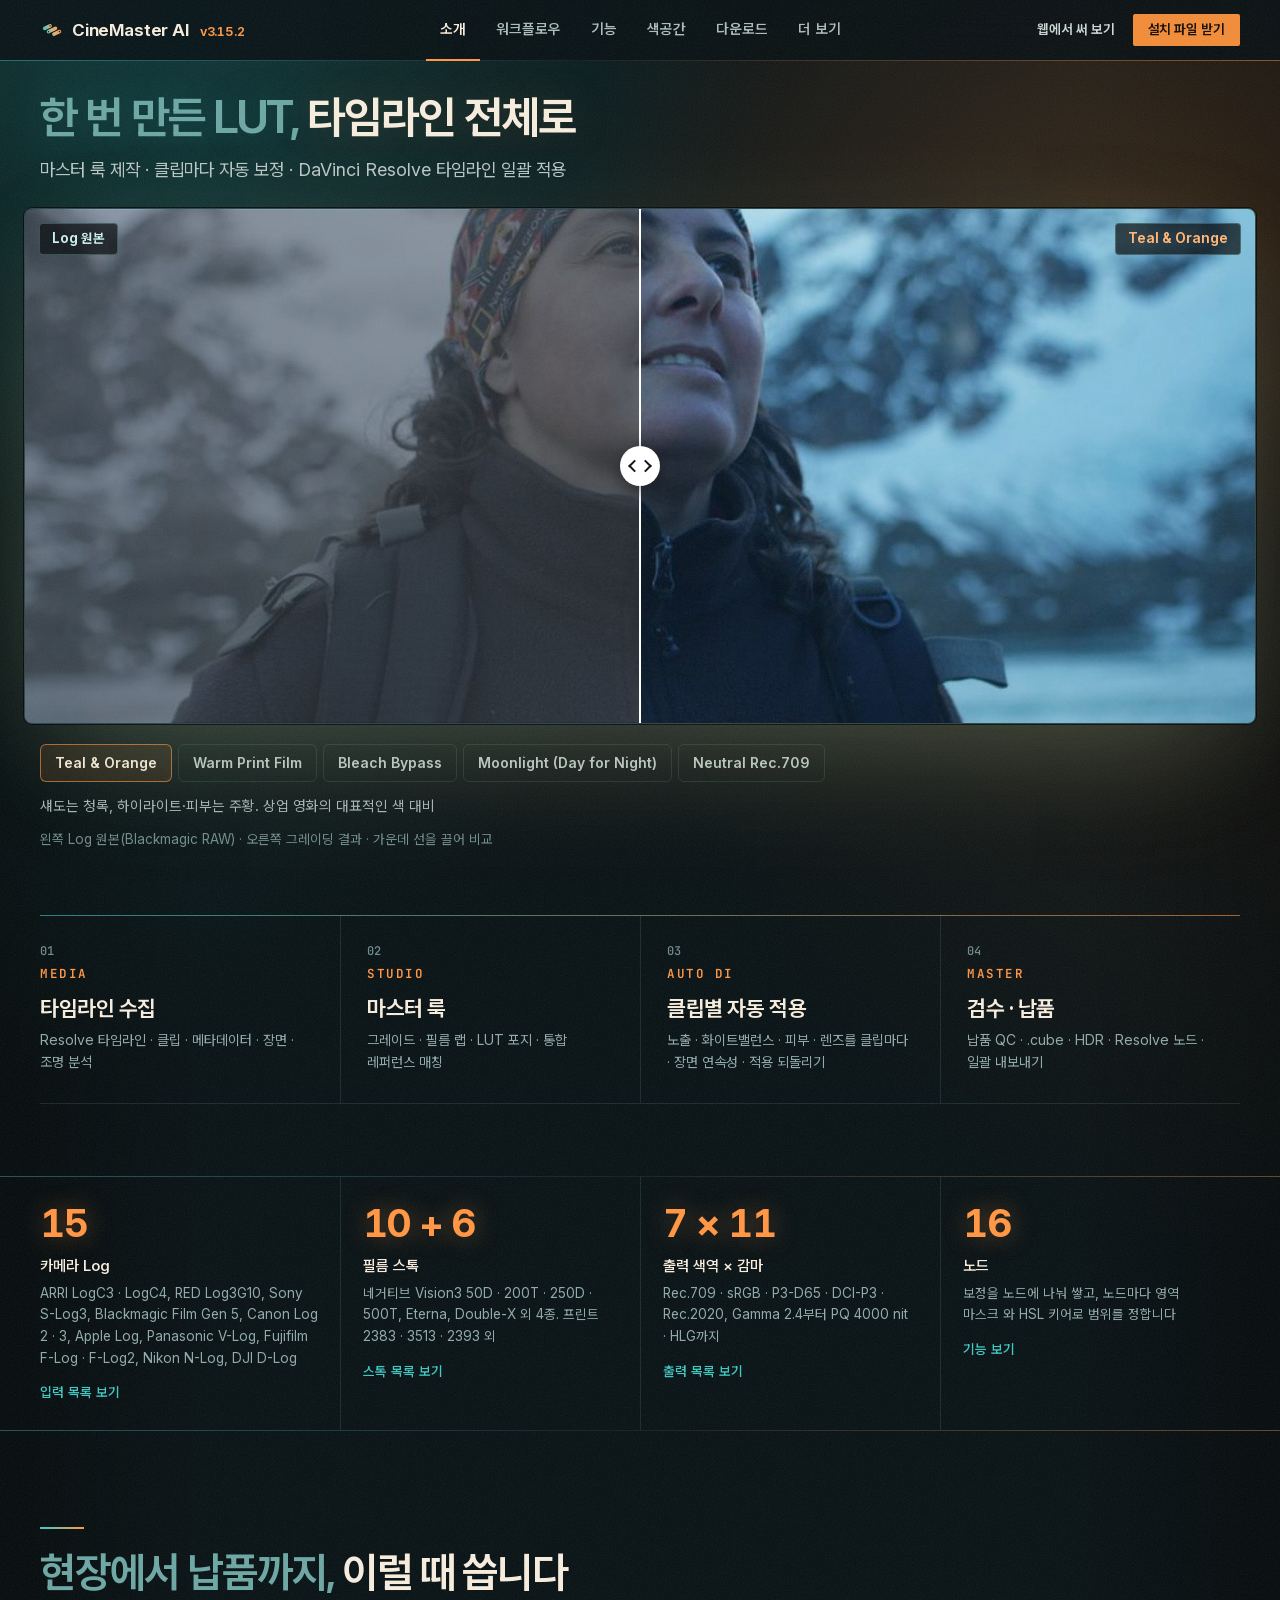
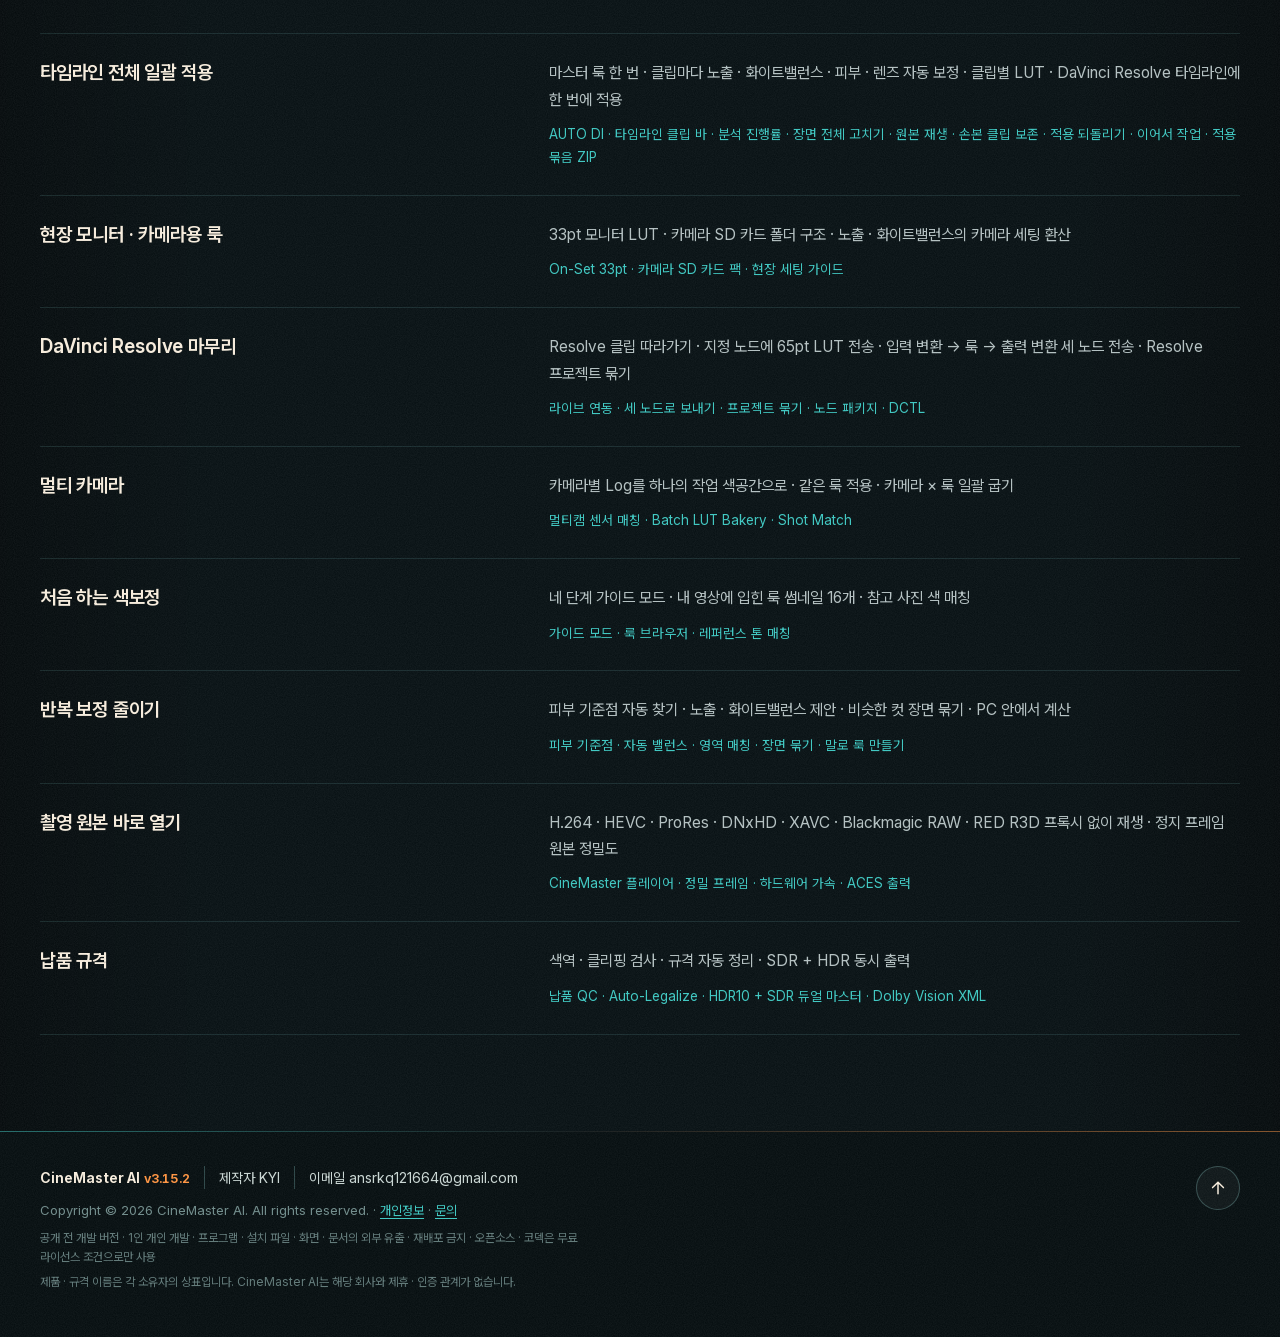
<file: index.html>
<!doctype html>
<html lang="ko">
<head>
  <meta charset="utf-8">
  <meta name="viewport" content="width=device-width, initial-scale=1">
  <title>CineMaster AI — 한 번 만든 LUT, 타임라인 전체로</title>
  <meta name="description" content="카메라 Log 영상의 마스터 룩을 만들고, 클립마다 노출 · 색을 맞춰 DaVinci Resolve 타임라인 전체에 적용하는 Windows 컬러 워크플로우. .cube LUT · 납품 QC · HDR · 웹 버전.">
  <meta name="robots" content="noindex, nofollow">
  <meta name="theme-color" content="#060f12">
  <meta property="og:type" content="website">
  <meta property="og:title" content="CineMaster AI">
  <meta property="og:site_name" content="CineMaster AI">
  <meta property="og:image:width" content="1200">
  <meta property="og:image:height" content="630">
  <meta name="twitter:card" content="summary_large_image">
  <meta property="og:description" content="한 번 만든 LUT, 타임라인 전체로. 마스터 룩 · 클립별 자동 보정 · DaVinci Resolve 일괄 적용.">
  <meta property="og:image" content="https://cinemaster-ai.github.io/img/og-logo.jpg">
  <link rel="icon" href="img/favicon.ico" sizes="any">
  <link rel="apple-touch-icon" href="img/icon-512.png">
  <script>document.documentElement.className = "js";</script>
  <link rel="preload" href="fonts/InterVariable.woff2" as="font" type="font/woff2" crossorigin>
  <link rel="stylesheet" href="site.css?v=3.15.2-66f1f762">
</head>
<body>
<a class="skip" href="#main">본문으로 건너뛰기</a>

<header class="nav">
  <div class="wrap nav-in">
    <a class="brand" href="#intro" data-reload aria-label="CineMaster AI 처음으로 (새로고침)"><img src="img/logo-mark.svg" alt="" width="24" height="24">CineMaster AI <span class="ver">v3.15.2</span></a>
    <nav class="tabs" aria-label="홈페이지 메뉴">
      <a href="#intro" data-nav="intro">소개</a>
      <a href="#flow" data-nav="flow">워크플로우</a>
      <a href="#features" data-nav="features">기능</a>
      <a href="#color" data-nav="color">색공간</a>
      <a href="#download" data-nav="download">다운로드</a>
      <a href="#more" data-nav="more">더 보기</a>
    </nav>
    <div class="nav-acts">
      <a class="btn btn-line" href="#web"><span class="lg">웹에서 써 보기</span><span class="sm">웹 버전</span></a>
      <a class="btn btn-amber" href="#download" data-installer-cta><span class="lg">설치 파일 받기</span><span class="sm">내려받기</span></a>
    </div>
  </div>
</header>

<main id="main">
  <!-- [소개] -->
  <section class="view hero is-on" id="intro" data-view="intro" aria-labelledby="hero-h">
    <div class="wrap hero-head">
      <h1 id="hero-h"><span class="soft">한 번 만든 LUT,</span> 타임라인 전체로</h1>
      <p class="hero-sub">마스터 룩 제작 · 클립마다 자동 보정 · DaVinci Resolve 타임라인 일괄 적용</p>
    </div>

    <div class="wipe-wrap" style="--wipe: 50%">
      <div class="wipe frame" data-wipe>
        <picture>
          <source media="(max-width: 760px)" srcset="img/hero/Teal_Orange_960.jpg" data-grade-source>
          <img class="wipe-img grade" draggable="false" src="img/hero/Teal_Orange.jpg" alt="같은 장면에 Teal &amp; Orange 룩을 입힌 결과" width="1920" height="1280" data-grade-img>
        </picture>
        <picture>
          <source media="(max-width: 760px)" srcset="img/hero/log_960.jpg">
          <img class="wipe-img log" draggable="false" src="img/hero/log.jpg" alt="ARRI LogC3로 기록한 원본. 색이 빠지고 대비가 낮습니다" width="1920" height="1280">
        </picture>
        <span class="wipe-tag tag-left">Log 원본</span>
        <span class="wipe-tag tag-right" data-grade-tag>Teal &amp; Orange</span>
        <div class="handle" role="slider" tabindex="0" aria-label="Log 원본과 그레이딩 결과를 나누는 위치" aria-valuemin="0" aria-valuemax="100" aria-valuenow="50">
          <span class="grip" aria-hidden="true"></span>
        </div>
      </div>
      <div class="wrap wipe-under">
        <div class="looks" role="radiogroup" aria-label="오른쪽에 보여 줄 룩">
          <button type="button" role="radio" aria-checked="true" tabindex="0" data-look="Teal_Orange">Teal &amp; Orange</button>
          <button type="button" role="radio" aria-checked="false" tabindex="-1" data-look="Warm_Print">Warm Print Film</button>
          <button type="button" role="radio" aria-checked="false" tabindex="-1" data-look="Bleach_Bypass">Bleach Bypass</button>
          <button type="button" role="radio" aria-checked="false" tabindex="-1" data-look="Moonlight">Moonlight (Day for Night)</button>
          <button type="button" role="radio" aria-checked="false" tabindex="-1" data-look="Neutral_Rec709">Neutral Rec.709</button>
        </div>
        <p class="caption" data-look-desc>섀도는 청록, 하이라이트·피부는 주황. 상업 영화의 대표적인 색 대비</p>
      </div>
      <p class="wrap caption small">왼쪽 Log 원본(Blackmagic RAW) · 오른쪽 그레이딩 결과 · 가운데 선을 끌어 비교</p>
    </div>

    <div class="wrap rail-wrap">
      <ol class="rail" aria-label="네 단계 워크플로우">
        <li><a href="#flow" data-stage-go="media"><span class="no">01</span><span class="st">MEDIA</span><b>타임라인 수집</b><span class="d">Resolve 타임라인 · 클립 · 메타데이터 · 장면 · 조명 분석</span></a></li>
        <li><a href="#flow" data-stage-go="studio"><span class="no">02</span><span class="st">STUDIO</span><b>마스터 룩</b><span class="d">그레이드 · 필름 랩 · LUT 포지 · 통합 레퍼런스 매칭</span></a></li>
        <li><a href="#flow" data-stage-go="autodi"><span class="no">03</span><span class="st">AUTO DI</span><b>클립별 자동 적용</b><span class="d">노출 · 화이트밸런스 · 피부 · 렌즈를 클립마다 · 장면 연속성 · 적용 되돌리기</span></a></li>
        <li><a href="#flow" data-stage-go="master"><span class="no">04</span><span class="st">MASTER</span><b>검수 · 납품</b><span class="d">납품 QC · .cube · HDR · Resolve 노드 · 일괄 내보내기</span></a></li>
      </ol>
    </div>

    <div class="specs" aria-label="주요 사양">
      <ul class="wrap">
        <li><a href="#cs-in"><span class="num">15</span><span class="what">카메라 Log</span>
          <span class="more">ARRI LogC3 · LogC4, RED Log3G10, Sony S-Log3, Blackmagic Film Gen 5, Canon Log 2 · 3, Apple Log, Panasonic V-Log, Fujifilm F-Log · F-Log2, Nikon N-Log, DJI D-Log</span><span class="go">입력 목록 보기</span></a></li>
        <li><a href="#cs-film"><span class="num">10 + 6</span><span class="what">필름 스톡</span>
          <span class="more">네거티브 Vision3 50D · 200T · 250D · 500T, Eterna, Double-X 외 4종. 프린트 2383 · 3513 · 2393 외</span><span class="go">스톡 목록 보기</span></a></li>
        <li><a href="#cs-out"><span class="num">7 × 11</span><span class="what">출력 색역 × 감마</span>
          <span class="more">Rec.709 · sRGB · P3-D65 · DCI-P3 · Rec.2020, Gamma 2.4부터 PQ 4000 nit · HLG까지</span><span class="go">출력 목록 보기</span></a></li>
        <li><a href="#features"><span class="num">16</span><span class="what">노드</span>
          <span class="more">보정을 노드에 나눠 쌓고, 노드마다 영역 마스크 와 HSL 키어로 범위를 정합니다</span><span class="go">기능 보기</span></a></li>
      </ul>
    </div>

    <div class="wrap uses">
      <h2 id="use-h"><span class="soft">현장에서 납품까지,</span> 이럴 때 씁니다</h2>
      <ul class="use-list">
        <li>
          <h3>타임라인 전체 일괄 적용</h3>
          <div><p>마스터 룩 한 번 · 클립마다 노출 · 화이트밸런스 · 피부 · 렌즈 자동 보정 · 클립별 LUT · DaVinci Resolve 타임라인에 한 번에 적용</p>
            <p class="tags">AUTO DI · 타임라인 클립 바 · 분석 진행률 · 장면 전체 고치기 · 원본 재생 · 손본 클립 보존 · 적용 되돌리기 · 이어서 작업 · 적용 묶음 ZIP</p></div>
        </li>
        <li>
          <h3>현장 모니터 · 카메라용 룩</h3>
          <div><p>33pt 모니터 LUT · 카메라 SD 카드 폴더 구조 · 노출 · 화이트밸런스의 카메라 세팅 환산</p>
            <p class="tags">On-Set 33pt · 카메라 SD 카드 팩 · 현장 세팅 가이드</p></div>
        </li>
        <li>
          <h3>DaVinci Resolve 마무리</h3>
          <div><p>Resolve 클립 따라가기 · 지정 노드에 65pt LUT 전송 · 입력 변환 → 룩 → 출력 변환 세 노드 전송 · Resolve 프로젝트 묶기</p>
            <p class="tags">라이브 연동 · 세 노드로 보내기 · 프로젝트 묶기 · 노드 패키지 · DCTL</p></div>
        </li>
        <li>
          <h3>멀티 카메라</h3>
          <div><p>카메라별 Log를 하나의 작업 색공간으로 · 같은 룩 적용 · 카메라 × 룩 일괄 굽기</p>
            <p class="tags">멀티캠 센서 매칭 · Batch LUT Bakery · Shot Match</p></div>
        </li>
        <li>
          <h3>처음 하는 색보정</h3>
          <div><p>네 단계 가이드 모드 · 내 영상에 입힌 룩 썸네일 16개 · 참고 사진 색 매칭</p>
            <p class="tags">가이드 모드 · 룩 브라우저 · 레퍼런스 톤 매칭</p></div>
        </li>
        <li>
          <h3>반복 보정 줄이기</h3>
          <div><p>피부 기준점 자동 찾기 · 노출 · 화이트밸런스 제안 · 비슷한 컷 장면 묶기 · PC 안에서 계산</p>
            <p class="tags">피부 기준점 · 자동 밸런스 · 영역 매칭 · 장면 묶기 · 말로 룩 만들기</p></div>
        </li>
        <li>
          <h3>촬영 원본 바로 열기</h3>
          <div><p>H.264 · HEVC · ProRes · DNxHD · XAVC · Blackmagic RAW · RED R3D 프록시 없이 재생 · 정지 프레임 원본 정밀도</p>
            <p class="tags">CineMaster 플레이어 · 정밀 프레임 · 하드웨어 가속 · ACES 출력</p></div>
        </li>
        <li>
          <h3>납품 규격</h3>
          <div><p>색역 · 클리핑 검사 · 규격 자동 정리 · SDR + HDR 동시 출력</p>
            <p class="tags">납품 QC · Auto-Legalize · HDR10 + SDR 듀얼 마스터 · Dolby Vision XML</p></div>
        </li>
      </ul>
    </div>
  </section>

  <!-- [기능] { 여섯 묶음 } ( 요점 ) -->
  <section class="view" id="features" data-view="features" aria-labelledby="feat-h">
    <div class="wrap">
    <h2 id="feat-h"><span class="soft">한 프로그램 안에서</span> 할 수 있는 여섯 가지</h2>
    <p class="lede">여섯 묶음 · 실제 조작 영상 · 요점</p>
    <div class="pillars" data-pillars>
      <div class="pillar-tabs" role="tablist" aria-label="주요 기능" aria-orientation="vertical">
        <button type="button" role="tab" id="pl-same" aria-controls="plp" aria-selected="true" data-pillar="same">
          <svg viewBox="0 0 24 24" aria-hidden="true"><circle cx="8" cy="12" r="4.5"/><circle cx="16" cy="12" r="4.5"/></svg>
          <b>한 번 만든 색, 어디서나 같은 색</b>
          <span>화면 · LUT · Resolve 노드 · 납품 파일의 색 일치</span>
        </button>
        <button type="button" role="tab" id="pl-tools" aria-controls="plp" aria-selected="false" tabindex="-1" data-pillar="tools">
          <svg viewBox="0 0 24 24" aria-hidden="true"><circle cx="12" cy="12" r="8.5"/><circle cx="12" cy="12" r="2"/><path d="M12 3.5v4M12 16.5v4M3.5 12h4M16.5 12h4"/></svg>
          <b>색을 만드는 도구</b>
          <span>휠 · 커브 · 존 그레이딩 · 컬러 메쉬 · 노드 · 영역 마스크</span>
        </button>
        <button type="button" role="tab" id="pl-film" aria-controls="plp" aria-selected="false" tabindex="-1" data-pillar="film">
          <svg viewBox="0 0 24 24" aria-hidden="true"><rect x="4" y="3.5" width="16" height="17" rx="2"/><path d="M8 3.5v17M16 3.5v17M4 8h4M4 12h4M4 16h4M16 8h4M16 12h4M16 16h4"/></svg>
          <b>필름 랩</b>
          <span>네거티브 · 프린트 필름 2단계 현상</span>
        </button>
        <button type="button" role="tab" id="pl-verify" aria-controls="plp" aria-selected="false" tabindex="-1" data-pillar="verify">
          <svg viewBox="0 0 24 24" aria-hidden="true"><path d="M3.5 17.5l4-7 3.5 4 3-8 3 6.5 3.5-3"/><path d="M3.5 20.5h17"/></svg>
          <b>맞추고 확인하기</b>
          <span>레퍼런스 매칭 · 스코프 · AI 어시스트</span>
        </button>
        <button type="button" role="tab" id="pl-deliver" aria-controls="plp" aria-selected="false" tabindex="-1" data-pillar="deliver">
          <svg viewBox="0 0 24 24" aria-hidden="true"><path d="M12 3.5v11M7.5 10.5l4.5 4.5 4.5-4.5"/><path d="M4 16.5v2a2 2 0 0 0 2 2h12a2 2 0 0 0 2-2v-2"/></svg>
          <b>납품</b>
          <span>출력 규격 · 납품 QC · 일괄 내보내기</span>
        </button>
        <button type="button" role="tab" id="pl-resolve" aria-controls="plp" aria-selected="false" tabindex="-1" data-pillar="resolve">
          <svg viewBox="0 0 24 24" aria-hidden="true"><path d="M9.5 14.5l5-5"/><path d="M8 11l-2.2 2.2a3.5 3.5 0 0 0 5 5L13 16"/><path d="M16 13l2.2-2.2a3.5 3.5 0 0 0-5-5L11 8"/></svg>
          <b>Resolve 연동과 미디어</b>
          <span>타임라인 일괄 적용 · 클립 따라가기 · 노드로 전송 · 클립 빈</span>
        </button>
      </div>
      <div class="pillar-panel" id="plp" role="tabpanel" aria-labelledby="pl-same">
        <figure class="shot frame">
          <video data-pillar-video src="video/f_same.mp4" poster="video/f_same.jpg" width="1280" height="800" muted loop playsinline autoplay preload="metadata" aria-label="MASTER 페이지에서 LUT 정확도를 재고 일괄 내보내기 출력을 고르는 영상"></video>
        </figure>
        <ul class="pillar-points" data-pillar-points>
          <li>엔진 · 화면 · 웹 버전 동일 수식</li>
          <li>ACES 출력 변환: OpenColorIO 변환</li>
          <li>.cube LUT 33 · 65 크기, 범위 세 가지</li>
          <li>질감(그레인 · 할레이션): DCTL</li>
          <li>노드별 LUT: Resolve 노드 패키지</li>
        </ul>
        <p class="pillar-note" data-pillar-note>화면 ↔ 내보낸 LUT 자동 비교: 142가지 상태</p>
      </div>
    </div>
    </div>
  </section>

  <!-- [색공간] { 입력 · 작업 · 출력 · 필름 } ( 목록 ) -->
  <section class="view" id="color" data-view="color" aria-labelledby="cs-h">
    <div class="wrap" data-subs>
      <h2 id="cs-h"><span class="soft">카메라 Log에서</span> 납품 색공간까지</h2>
      <p class="lede">카메라 Log → 작업 색공간 → 납품 색공간</p>
      <div class="subtabs" role="tablist" aria-label="색공간 단계">
        <button type="button" role="tab" id="st-cs-in" aria-controls="cs-in" aria-selected="true" data-sub="cs-in"><span class="no">01</span> 입력 · 카메라 Log</button>
        <button type="button" role="tab" id="st-cs-work" aria-controls="cs-work" aria-selected="false" tabindex="-1" data-sub="cs-work"><span class="no">02</span> 작업 색공간</button>
        <button type="button" role="tab" id="st-cs-out" aria-controls="cs-out" aria-selected="false" tabindex="-1" data-sub="cs-out"><span class="no">03</span> 출력</button>
        <button type="button" role="tab" id="st-cs-film" aria-controls="cs-film" aria-selected="false" tabindex="-1" data-sub="cs-film">필름 스톡</button>
      </div>

      <div class="subpanel is-on" id="cs-in" role="tabpanel" aria-labelledby="st-cs-in">
        <p class="sub-lede">카메라 Log 15종 · 이름을 누르면 원본 미리보기</p>
        <div class="cs-how">
          <div>
            <h3>프로그램에서 고르는 곳</h3>
            <p>MEDIA → Manufacturer · Log / Gamut · 메타데이터 자동 추천</p>
          </div>
          <div class="frame"><video src="video/cs_in.mp4" poster="video/cs_in.jpg" width="1280" height="800" muted loop playsinline autoplay preload="none" aria-label="MEDIA 단계의 Manufacturer · Log / Gamut에서 고릅니다. 영상을 불러오면 자동으로 추천합니다. (실제 조작 영상)"></video></div>
        </div>
        <div class="cs-split" data-cs-box>
          <ul class="kv two pick">
            <li><button type="button" data-cs="in:arri_logc3" data-name="ARRI LogC3 / ARRI Wide Gamut 3" aria-pressed="false"><b>ARRI LogC3</b><span>ARRI Wide Gamut 3 · EI 800</span></button></li>
            <li><button type="button" data-cs="in:arri_logc4" data-name="ARRI LogC4 / ARRI Wide Gamut 4" aria-pressed="false"><b>ARRI LogC4</b><span>ARRI Wide Gamut 4</span></button></li>
            <li><button type="button" data-cs="in:red_log3g10_rwg" data-name="RED Log3G10 / REDWideGamutRGB" aria-pressed="false"><b>RED Log3G10</b><span>REDWideGamutRGB</span></button></li>
            <li><button type="button" data-cs="in:sony_slog3_sgamut3cine" data-name="Sony S-Log3 / S-Gamut3.Cine" aria-pressed="false"><b>Sony S-Log3</b><span>S-Gamut3.Cine</span></button></li>
            <li><button type="button" data-cs="in:sony_slog3_sgamut3" data-name="Sony S-Log3 / S-Gamut3" aria-pressed="false"><b>Sony S-Log3</b><span>S-Gamut3</span></button></li>
            <li><button type="button" data-cs="in:bmd_film_gen5" data-name="Blackmagic Film Gen 5 / BMD Wide Gamut Gen 5" aria-pressed="false"><b>Blackmagic Film Gen 5</b><span>BMD Wide Gamut Gen 5</span></button></li>
            <li><button type="button" data-cs="in:canon_clog2_cgamut" data-name="Canon Log 2 / Cinema Gamut" aria-pressed="false"><b>Canon Log 2</b><span>Cinema Gamut</span></button></li>
            <li><button type="button" data-cs="in:canon_clog3_cgamut" data-name="Canon Log 3 / Cinema Gamut" aria-pressed="false"><b>Canon Log 3</b><span>Cinema Gamut</span></button></li>
            <li><button type="button" data-cs="in:apple_log" data-name="Apple Log / Rec.2020" aria-pressed="false"><b>Apple Log</b><span>Rec.2020</span></button></li>
            <li><button type="button" data-cs="in:panasonic_vlog_vgamut" data-name="Panasonic V-Log / V-Gamut" aria-pressed="false"><b>Panasonic V-Log</b><span>V-Gamut</span></button></li>
            <li><button type="button" data-cs="in:fujifilm_flog_fgamut" data-name="Fujifilm F-Log / F-Gamut" aria-pressed="false"><b>Fujifilm F-Log</b><span>F-Gamut</span></button></li>
            <li><button type="button" data-cs="in:fujifilm_flog2_fgamut" data-name="Fujifilm F-Log2 / F-Gamut" aria-pressed="false"><b>Fujifilm F-Log2</b><span>F-Gamut</span></button></li>
            <li><button type="button" data-cs="in:fujifilm_flog2c_fgamutc" data-name="Fujifilm F-Log2 C / F-Gamut C" aria-pressed="false"><b>Fujifilm F-Log2 C</b><span>F-Gamut C</span></button></li>
            <li><button type="button" data-cs="in:nikon_nlog_rec2020" data-name="Nikon N-Log / Rec.2020" aria-pressed="false"><b>Nikon N-Log</b><span>Rec.2020</span></button></li>
            <li><button type="button" data-cs="in:dji_dlog_dgamut" data-name="DJI D-Log / D-Gamut" aria-pressed="false"><b>DJI D-Log</b><span>D-Gamut</span></button></li>
          </ul>
          <figure class="cs-view">
            <div class="frame"><img data-cs-img src="img/cs/in_arri_logc3.jpg" alt="ARRI LogC3 미리보기" width="880" height="587" loading="lazy"></div>
            <figcaption data-cs-cap></figcaption>
          </figure>
        </div>
      </div>

      <div class="subpanel" id="cs-work" role="tabpanel" aria-labelledby="st-cs-work">
        <p class="sub-lede">작업 색공간 3종 · 한 번 만든 룩을 다른 카메라 영상에 그대로</p>
        <div class="cs-how">
          <div>
            <h3>프로그램에서 고르는 곳</h3>
            <p>MEDIA → Working Space</p>
          </div>
          <div class="frame"><video src="video/cs_work.mp4" poster="video/cs_work.jpg" width="1280" height="800" muted loop playsinline autoplay preload="none" aria-label="MEDIA 단계의 Working Space에서 고릅니다. (실제 조작 영상)"></video></div>
        </div>
        <div class="cs-split" data-cs-box>
          <div>
            <ul class="kv pick">
              <li><button type="button" data-cs="work:davinci_wg_intermediate" data-name="DaVinci Wide Gamut / Intermediate" aria-pressed="false"><b>DaVinci Wide Gamut</b><span>DaVinci Intermediate · Resolve 기준</span></button></li>
              <li><button type="button" data-cs="work:acescct" data-name="ACES AP1 / ACEScct" aria-pressed="false"><b>ACES AP1 · ACEScct</b><span>ACES 작업용 · 암부 toe</span></button></li>
              <li><button type="button" data-cs="work:acescc" data-name="ACES AP1 / ACEScc" aria-pressed="false"><b>ACES AP1 · ACEScc</b><span>ACES 작업용 · 순수 로그 곡선</span></button></li>
            </ul>
            <ul class="kv">
              <li><b>색순응</b><span>Bradford · CAT02 · XYZ Scaling</span></li>
              <li><b>화이트밸런스</b><span>색온도 · 틴트 · Green 젤 · Mired</span></li>
              <li><b>피부색 보호</b><span>스킨톤 라인 기준</span></li>
            </ul>
          </div>
          <figure class="cs-view">
            <div class="frame"><img data-cs-img src="img/cs/work_davinci_wg_intermediate.jpg" alt="DaVinci Wide Gamut 미리보기" width="880" height="587" loading="lazy"></div>
            <figcaption data-cs-cap></figcaption>
          </figure>
        </div>
      </div>

      <div class="subpanel" id="cs-out" role="tabpanel" aria-labelledby="st-cs-out">
        <p class="sub-lede">출력 색역 7종 × 감마 11종 · ACES 출력 변환 · 이름을 누르면 미리보기</p>
        <div class="cs-how">
          <div>
            <h3>프로그램에서 고르는 곳</h3>
            <p>MASTER → Output Color Space · Output Gamma</p>
          </div>
          <div class="frame"><video src="video/cs_out.mp4" poster="video/cs_out.jpg" width="1280" height="800" muted loop playsinline autoplay preload="none" aria-label="MASTER 페이지의 Output Color Space · Output Gamma에서 고릅니다. (실제 조작 영상)"></video></div>
        </div>
        <div class="cs-split" data-cs-box>
          <div>
            <h3 class="grp-h">색역 <span class="count">7</span></h3>
            <ul class="chips pick"><li><button type="button" data-cs="gamut:rec709" aria-pressed="false">Rec.709</button></li><li><button type="button" data-cs="gamut:srgb" aria-pressed="false">sRGB</button></li><li><button type="button" data-cs="gamut:p3_d65" aria-pressed="false">P3-D65</button></li><li><button type="button" data-cs="gamut:dci_p3" aria-pressed="false">DCI-P3</button></li><li><button type="button" data-cs="gamut:rec2020" aria-pressed="false">Rec.2020</button></li><li><button type="button" data-cs="gamut:davinci_wide_gamut" aria-pressed="false">DaVinci Wide Gamut</button></li><li><button type="button" data-cs="gamut:aces_ap1" aria-pressed="false">ACES AP1</button></li></ul>
            <h3 class="grp-h">감마 · EOTF <span class="count">11</span></h3>
            <ul class="chips pick"><li><button type="button" data-cs="gamma:gamma_24" aria-pressed="false">Gamma 2.4</button></li><li><button type="button" data-cs="gamma:gamma_22" aria-pressed="false">Gamma 2.2</button></li><li><button type="button" data-cs="gamma:srgb" aria-pressed="false">sRGB</button></li><li><button type="button" data-cs="gamma:rec709_a" aria-pressed="false">Rec.709-A</button></li><li><button type="button" data-cs="gamma:gamma_26" aria-pressed="false">Gamma 2.6</button></li><li><button type="button" data-cs="gamma:rec709_scene" aria-pressed="false">Rec.709 Scene</button></li><li><button type="button" data-cs="gamma:st2084_pq_1000" aria-pressed="false">PQ 1000 nit</button></li><li><button type="button" data-cs="gamma:st2084_pq_2000" aria-pressed="false">PQ 2000 nit</button></li><li><button type="button" data-cs="gamma:st2084_pq_4000" aria-pressed="false">PQ 4000 nit</button></li><li><button type="button" data-cs="gamma:hlg" aria-pressed="false">HLG</button></li><li><button type="button" data-cs="gamma:cineon_log" aria-pressed="false">Cineon Log</button></li></ul>
            <ul class="kv">
              <li><b>Full</b><span>카메라 Log → 디스플레이</span></li>
              <li><b>Look-Only</b><span>CST 사이에 넣는 룩 LUT</span></li>
              <li><b>Scene</b><span>노출 · 화이트밸런스 · 룩 (출력 변환 제외)</span></li>
            </ul>
            <ul class="kv">
              <li><b>ACES 출력 변환</b><span>ACES 1.3 · 2.0의 Rec.709 · sRGB · P3-D65 · Rec.2020 · HDR(PQ 500 ~ 4000 nit) 21가지</span></li>
              <li><b>ACES RGC</b><span>Reference Gamut Compression 색역 압축</span></li>
              <li><b>ACES 주고받기</b><span>CLF · OpenColorIO 설정 · AMF 저장 · AMF 가져오기</span></li>
            </ul>
          </div>
          <figure class="cs-view">
            <div class="frame"><img data-cs-img src="img/cs/gamut_rec709.jpg" alt="Rec.709 미리보기" width="880" height="587" loading="lazy"></div>
            <figcaption data-cs-cap></figcaption>
          </figure>
        </div>
        <p class="small">HDR: MaxCLL · MaxFALL · Dolby Vision XML · SDR 트림 · QuickTime 감마 보정(Rec.709-A)</p>
      </div>

      <div class="subpanel" id="cs-film" role="tabpanel" aria-labelledby="st-cs-film">
        <p class="sub-lede">네거티브 10종 × 프린트 6종 · 이름을 누르면 미리보기</p>
        <div class="cs-how">
          <div>
            <h3>프로그램에서 고르는 곳</h3>
            <p>FILM LAB → 조합 버튼 · Negative · Print Stock</p>
          </div>
          <div class="frame"><video src="video/cs_film.mp4" poster="video/cs_film.jpg" width="1280" height="800" muted loop playsinline autoplay preload="none" aria-label="FILM LAB 페이지에서 조합 버튼을 누르거나 Negative · Print Stock을 따로 고릅니다. (실제 조작 영상)"></video></div>
        </div>
        <div class="cs-split" data-cs-box>
          <div>
            <h3 class="grp-h">네거티브 <span class="count">10</span></h3>
            <ul class="chips pick"><li><button type="button" data-cs="neg:VISION3_50D" aria-pressed="false">Vision3 50D</button></li><li><button type="button" data-cs="neg:VISION3_200T" aria-pressed="false">Vision3 200T</button></li><li><button type="button" data-cs="neg:VISION3_250D" aria-pressed="false">Vision3 250D</button></li><li><button type="button" data-cs="neg:VISION3_500T" aria-pressed="false">Vision3 500T</button></li><li><button type="button" data-cs="neg:ETERNA_500T" aria-pressed="false">Eterna 500T</button></li><li><button type="button" data-cs="neg:DOUBLE_X_5222" aria-pressed="false">Double-X 5222</button></li><li><button type="button" data-cs="neg:KODACHROME_64" aria-pressed="false">Kodachrome 64</button></li><li><button type="button" data-cs="neg:VELVIA_50" aria-pressed="false">Velvia 50</button></li><li><button type="button" data-cs="neg:CINESTILL_800T" aria-pressed="false">CineStill 800T</button></li><li><button type="button" data-cs="neg:PORTRA_400" aria-pressed="false">Portra 400</button></li></ul>
            <h3 class="grp-h">프린트 <span class="count">6</span></h3>
            <ul class="chips pick"><li><button type="button" data-cs="print:KODAK_2383_D55" aria-pressed="false">2383 D55</button></li><li><button type="button" data-cs="print:KODAK_2383_D60" aria-pressed="false">2383 D60</button></li><li><button type="button" data-cs="print:KODAK_2383_D65" aria-pressed="false">2383 D65</button></li><li><button type="button" data-cs="print:FUJI_3513_D60" aria-pressed="false">3513 D60</button></li><li><button type="button" data-cs="print:KODAK_2393" aria-pressed="false">2393</button></li><li><button type="button" data-cs="print:ENDURA_PAPER" aria-pressed="false">Endura 인화지</button></li></ul>
            <ul class="kv">
              <li><b>현상</b><span>Push / Pull 증감, 프린터 라이트, CMY 헤드</span></li>
              <li><b>질감</b><span>그레인 · 할레이션 · 블룸 · 게이트 위브</span></li>
              <li><b>나만의 스톡</b><span>필름 LUT 가져오기 · 슬롯 10개</span></li>
            </ul>
          </div>
          <figure class="cs-view">
            <div class="frame"><img data-cs-img src="img/cs/neg_VISION3_500T.jpg" alt="Vision3 500T 미리보기" width="880" height="587" loading="lazy"></div>
            <figcaption data-cs-cap></figcaption>
          </figure>
        </div>
        <p class="small">조합 60가지 · 스톡 이름은 참고한 대상이며 각 제조사와 무관</p>
      </div>
    </div>
  </section>

  <!-- [워크플로우] { 네 단계 × 갈래 } ( 작업 고르기 · 나오는 파일 ) -->
  <section class="view" id="flow" data-view="flow" aria-labelledby="flow-h">
    <div class="wrap">
    <h2 id="flow-h"><span class="soft">수집부터 납품까지,</span> 네 단계 워크플로우</h2>
    <p class="lede">MEDIA → STUDIO → AUTO DI → MASTER · 단계마다 갈래 · 실제 조작 영상</p>
    <div class="pages" data-pages>
      <div class="page-tabs" role="tablist" aria-label="워크플로우 단계">
        <button type="button" role="tab" id="pt-media" aria-controls="pp" aria-selected="true" data-page="media"><span class="no">01</span> MEDIA<span class="sub">타임라인 수집</span></button>
        <button type="button" role="tab" id="pt-studio" aria-controls="pp" aria-selected="false" tabindex="-1" data-page="studio"><span class="no">02</span> STUDIO<span class="sub">마스터 룩</span></button>
        <button type="button" role="tab" id="pt-autodi" aria-controls="pp" aria-selected="false" tabindex="-1" data-page="autodi"><span class="no">03</span> AUTO DI<span class="sub">클립별 자동 적용</span></button>
        <button type="button" role="tab" id="pt-master" aria-controls="pp" aria-selected="false" tabindex="-1" data-page="master"><span class="no">04</span> MASTER<span class="sub">검수 · 납품</span></button>
      </div>
      <div class="page-panel" id="pp" role="tabpanel" aria-labelledby="pt-media">
        <div class="branches" role="group" aria-label="단계 안의 갈래" data-branches>
          <button type="button" aria-pressed="true" data-branch="media">수집</button>
          <button type="button" aria-pressed="false" data-branch="conform">컨폼</button>
        </div>
        <figure class="shot frame">
          <video data-page-video src="video/media.mp4" poster="video/media.jpg" width="1280" height="800" muted loop playsinline autoplay preload="metadata" aria-label="MEDIA · 수집 화면을 실제로 조작하는 영상"></video>
        </figure>
        <p class="page-text" data-page-text>Resolve 타임라인 수집 · 클립 · 메타데이터 · 대표 프레임 · 카메라와 Log 자동 판독 · 원본 재생 · 클립 빈 · 레퍼런스 스틸</p>
      </div>
    </div>

    <div class="uses start" id="start">
      <h3 class="big" id="start-h"><span class="soft">작업 고르기,</span> 작업 여덟 가지</h3>
      <p class="lede">메뉴 [작업 공간]에서 작업 선택 · 작업마다 필요한 도구만 있는 전용 창</p>
      <figure class="shot frame"><img src="img/shots/launcher.jpg" srcset="img/shots/launcher_1000.jpg 1000w, img/shots/launcher.jpg 2000w" sizes="(max-width: 760px) 100vw, 1100px" width="2000" height="1250" loading="lazy" alt="작업 고르기 창. LUT 제작 스튜디오, 타임라인 전체 적용(AUTO DI), Resolve 연동 그레이딩, 빠른 LUT 매칭, LUT 복제 · 변환, 검수 스튜디오, 현장 DIT, 전체 스튜디오 여덟 가지"></figure>
      <ul class="kv two" data-start-tasks>
        <li><b>타임라인 전체 적용 (AUTO DI)</b><span>타임라인 수집 · 마스터 룩 · 클립마다 노출 · 색 · Resolve 일괄 적용</span></li>
        <li><b>Resolve 연동 그레이딩</b><span>Resolve 클립 따라가기 · 노출 · 휠 · 노드로 전송</span></li>
        <li><b>빠른 LUT 매칭</b><span>원본 · 레퍼런스 색 매칭 · LUT 저장</span></li>
        <li><b>LUT 복제 · 변환</b><span>LUT 분석 · 카메라 · 색공간 · 크기 변환</span></li>
        <li><b>검수(QC) 스튜디오</b><span>스틸 · LUT · 렌더 파일 규격 검사 · 보고서</span></li>
        <li><b>현장 DIT</b><span>카메라 · 노출 · 모니터 LUT · CDL · SD 카드 팩</span></li>
        <li><b>LUT 제작 스튜디오</b><span>샘플 106종 · 레퍼런스 매칭 · 필수 검수 · 65 / 35 / 33 / 17pt 묶음 출고</span></li>
        <li><b>전체 스튜디오</b><span>네 단계 · 모든 도구 · Ctrl + K 명령 찾기</span></li>
      </ul>
      <p class="small">바로 시작할 작업 설정 · 전용 창 작업을 전체 스튜디오에서 이어서</p>
    </div>

    <div class="outs" id="outputs">
      <h3 class="big"><span class="soft">룩 하나에서</span> 나오는 파일</h3>
      <dl class="kv two">
        <div><dt>.cube LUT</dt><dd>33 · 65 크기. Full 또는 CST 사이에 넣는 Look-Only. 이름 규칙 · 범위 · 폴더는 내보내기 프리셋으로 묶습니다.</dd></div>
        <div><dt>클립별 LUT</dt><dd>AUTO DI가 클립마다 맞춘 LUT · Resolve 적용 스크립트 · 요약을 zip 하나로.</dd></div>
        <div><dt>DCTL</dt><dd>LUT에 담기지 않는 샤픈, 그레인, 할레이션, 스킨 소프트너.</dd></div>
        <div><dt>Resolve 노드 패키지</dt><dd>노드별 LUT과 매트, 노드 트리 스크립트.</dd></div>
        <div><dt>일괄 내보내기</dt><dd>Rec.709, P3, HDR10, HLG 등 고른 출력을 zip 하나로.</dd></div>
        <div><dt>HDR 납품</dt><dd>HDR10과 SDR 트림 듀얼 마스터, MaxCLL · MaxFALL, Dolby Vision XML.</dd></div>
        <div><dt>ACES 주고받기</dt><dd>CLF(LMT), OpenColorIO 설정 묶음, AMF 저장과 AMF 가져오기.</dd></div>
        <div><dt>검수 보고서</dt><dd>출품 규격 PASS / FAIL 표. CSV와 인쇄용.</dd></div>
        <div><dt>룩 파일</dt><dd>룩 설정 전체를 담은 파일.</dd></div>
      </dl>
    </div>
    </div>
  </section>

  <!-- [다운로드] { 받기 · 웹 버전 · 설치 안내 } -->
  <section class="view" id="download" data-view="download" aria-labelledby="dl-h">
    <div class="wrap" data-subs>
      <h2 id="dl-h">다운로드</h2>
      <p class="lede">설치형: 전체 기능 · 웹 버전: 색보정 · LUT 저장 · <b>v3.15.2</b> · 2026년 11월 26일</p>
      <div class="subtabs" role="tablist" aria-label="다운로드">
        <button type="button" role="tab" id="st-get" aria-controls="get" aria-selected="true" data-sub="get">받기</button>
        <button type="button" role="tab" id="st-web" aria-controls="web" aria-selected="false" tabindex="-1" data-sub="web">웹 버전</button>
        <button type="button" role="tab" id="st-install" aria-controls="install" aria-selected="false" tabindex="-1" data-sub="install">설치 안내</button>
      </div>

      <div class="subpanel is-on" id="get" role="tabpanel" aria-labelledby="st-get">
        <div class="dl-actions">
          <a class="btn btn-amber" href="https://github.com/CINEMASTER-AI/cinemaster-ai.github.io/releases/download/v3.15.2/CineMaster_AI_Setup_v3.15.2.exe" data-installer>설치 파일 받기</a>
          <a class="btn btn-dark" href="#web">웹에서 바로 써 보기</a>
        </div>
        <p class="hero-meta" data-installer-meta>Windows 10 · 11 (64비트) · v3.15.2 · 216.9 MB</p>
        <aside class="site-notice" data-site-notice aria-labelledby="notice-h">
          <h3 id="notice-h"><svg viewBox="0 0 24 24" aria-hidden="true"><rect x="5" y="10.5" width="14" height="10" rx="2"/><path d="M8 10.5V7.5a4 4 0 0 1 8 0v3"/></svg>공개 전 개발 버전</h3>
          <ul>
            <li>정식 공개 · 배포 전 · 1인 개인 개발 프로그램</li>
            <li>프로그램 · 설치 파일 · 화면 · 영상 · 문서: 어떤 경우에도 외부 유출 · 재배포 금지</li>
            <li>오픈소스 · 코덱(FFmpeg 등): 무료 라이선스 조건으로만 사용</li>
            <li>작업물 별도 백업 · 결과물은 납품 전 직접 확인</li>
          </ul>
        </aside>
      <div class="table-scroll" tabindex="0" role="region" aria-label="두 가지 방법 비교표">
      <table class="cmp">
        <caption>두 가지 방법 비교</caption>
        <thead><tr><th scope="col"><span class="sr">항목</span></th><th scope="col">설치형</th><th scope="col">웹</th></tr></thead>
        <tbody>
          <tr class="grp"><th scope="colgroup" colspan="3">어디서나 됩니다</th></tr>
          <tr><th scope="row">색보정 · 노드</th><td><span class="ox o" role="img" aria-label="됩니다"><svg viewBox="0 0 24 24" aria-hidden="true"><circle cx="12" cy="12" r="7.5"/></svg></span></td><td><span class="ox o" role="img" aria-label="됩니다"><svg viewBox="0 0 24 24" aria-hidden="true"><circle cx="12" cy="12" r="7.5"/></svg></span></td></tr>
          <tr><th scope="row">필름 랩 · 스코프</th><td><span class="ox o" role="img" aria-label="됩니다"><svg viewBox="0 0 24 24" aria-hidden="true"><circle cx="12" cy="12" r="7.5"/></svg></span></td><td><span class="ox o" role="img" aria-label="됩니다"><svg viewBox="0 0 24 24" aria-hidden="true"><circle cx="12" cy="12" r="7.5"/></svg></span></td></tr>
          <tr><th scope="row">.cube LUT 저장</th><td><span class="ox o" role="img" aria-label="됩니다"><svg viewBox="0 0 24 24" aria-hidden="true"><circle cx="12" cy="12" r="7.5"/></svg></span></td><td><span class="ox o" role="img" aria-label="됩니다"><svg viewBox="0 0 24 24" aria-hidden="true"><circle cx="12" cy="12" r="7.5"/></svg></span></td></tr>
          <tr><th scope="row">ACES 출력 변환 · 명령 찾기(Ctrl + K)</th><td><span class="ox o" role="img" aria-label="됩니다"><svg viewBox="0 0 24 24" aria-hidden="true"><circle cx="12" cy="12" r="7.5"/></svg></span></td><td><span class="ox o" role="img" aria-label="됩니다"><svg viewBox="0 0 24 24" aria-hidden="true"><circle cx="12" cy="12" r="7.5"/></svg></span></td></tr>
          <tr class="grp"><th scope="colgroup" colspan="3">설치형에서만 됩니다</th></tr>
          <tr><th scope="row">Shot Match</th><td><span class="ox o" role="img" aria-label="됩니다"><svg viewBox="0 0 24 24" aria-hidden="true"><circle cx="12" cy="12" r="7.5"/></svg></span></td><td><span class="ox x" role="img" aria-label="안 됩니다"><svg viewBox="0 0 24 24" aria-hidden="true"><path d="M6.5 6.5l11 11M17.5 6.5l-11 11"/></svg></span></td></tr>
          <tr><th scope="row">Resolve 연동</th><td><span class="ox o" role="img" aria-label="됩니다"><svg viewBox="0 0 24 24" aria-hidden="true"><circle cx="12" cy="12" r="7.5"/></svg></span></td><td><span class="ox x" role="img" aria-label="안 됩니다"><svg viewBox="0 0 24 24" aria-hidden="true"><path d="M6.5 6.5l11 11M17.5 6.5l-11 11"/></svg></span></td></tr>
          <tr><th scope="row">HDR 납품</th><td><span class="ox o" role="img" aria-label="됩니다"><svg viewBox="0 0 24 24" aria-hidden="true"><circle cx="12" cy="12" r="7.5"/></svg></span></td><td><span class="ox x" role="img" aria-label="안 됩니다"><svg viewBox="0 0 24 24" aria-hidden="true"><path d="M6.5 6.5l11 11M17.5 6.5l-11 11"/></svg></span></td></tr>
          <tr><th scope="row">클립 빈</th><td><span class="ox o" role="img" aria-label="됩니다"><svg viewBox="0 0 24 24" aria-hidden="true"><circle cx="12" cy="12" r="7.5"/></svg></span></td><td><span class="ox x" role="img" aria-label="안 됩니다"><svg viewBox="0 0 24 24" aria-hidden="true"><path d="M6.5 6.5l11 11M17.5 6.5l-11 11"/></svg></span></td></tr>
          <tr><th scope="row">AI 어시스트 (피부 기준점 · 자동 밸런스 · 장면 묶기)</th><td><span class="ox o" role="img" aria-label="됩니다"><svg viewBox="0 0 24 24" aria-hidden="true"><circle cx="12" cy="12" r="7.5"/></svg></span></td><td><span class="ox x" role="img" aria-label="안 됩니다"><svg viewBox="0 0 24 24" aria-hidden="true"><path d="M6.5 6.5l11 11M17.5 6.5l-11 11"/></svg></span></td></tr>
          <tr><th scope="row">영상 이어 재생 · RAW (CineMaster 플레이어)</th><td><span class="ox o" role="img" aria-label="됩니다"><svg viewBox="0 0 24 24" aria-hidden="true"><circle cx="12" cy="12" r="7.5"/></svg></span></td><td><span class="ox x" role="img" aria-label="안 됩니다"><svg viewBox="0 0 24 24" aria-hidden="true"><path d="M6.5 6.5l11 11M17.5 6.5l-11 11"/></svg></span></td></tr>
          <tr><th scope="row">검수 스튜디오 · ACES 주고받기</th><td><span class="ox o" role="img" aria-label="됩니다"><svg viewBox="0 0 24 24" aria-hidden="true"><circle cx="12" cy="12" r="7.5"/></svg></span></td><td><span class="ox x" role="img" aria-label="안 됩니다"><svg viewBox="0 0 24 24" aria-hidden="true"><path d="M6.5 6.5l11 11M17.5 6.5l-11 11"/></svg></span></td></tr>
          <tr><th scope="row">Gemini AI 분석</th><td><span class="ox o" role="img" aria-label="됩니다"><svg viewBox="0 0 24 24" aria-hidden="true"><circle cx="12" cy="12" r="7.5"/></svg></span></td><td><span class="ox x" role="img" aria-label="안 됩니다"><svg viewBox="0 0 24 24" aria-hidden="true"><path d="M6.5 6.5l11 11M17.5 6.5l-11 11"/></svg></span></td></tr>
          <tr class="grp"><th scope="colgroup" colspan="3">설치와 업데이트</th></tr>
          <tr><th scope="row">설치</th><td><span class="txt">마법사</span></td><td><span class="txt">필요 없음</span></td></tr>
          <tr><th scope="row">새 버전 알림 · 앱 안에서 설치</th><td><span class="ox o" role="img" aria-label="됩니다"><svg viewBox="0 0 24 24" aria-hidden="true"><circle cx="12" cy="12" r="7.5"/></svg></span></td><td><span class="txt">늘 최신</span></td></tr>
        </tbody>
      </table>
      </div>

      <div class="table-scroll" tabindex="0" role="region" aria-label="지원 형식 표" data-formats>
      <table class="cmp">
        <caption>지원 형식</caption>
        <thead><tr><th scope="col"><span class="sr">형식</span></th><th scope="col">설치형</th><th scope="col">웹</th></tr></thead>
        <tbody>
          <tr class="grp"><th scope="colgroup" colspan="3">영상</th></tr>
          <tr><th scope="row">H.264 MP4 · MOV, WebM</th><td><span class="ox o" role="img" aria-label="됩니다"><svg viewBox="0 0 24 24" aria-hidden="true"><circle cx="12" cy="12" r="7.5"/></svg></span></td><td><span class="ox o" role="img" aria-label="됩니다"><svg viewBox="0 0 24 24" aria-hidden="true"><circle cx="12" cy="12" r="7.5"/></svg></span></td></tr>
          <tr><th scope="row">HEVC · ProRes · DNxHD / HR · XAVC · AV1 (MOV · MXF)</th><td><span class="ox o" role="img" aria-label="됩니다"><svg viewBox="0 0 24 24" aria-hidden="true"><circle cx="12" cy="12" r="7.5"/></svg></span></td><td><span class="ox x" role="img" aria-label="안 됩니다"><svg viewBox="0 0 24 24" aria-hidden="true"><path d="M6.5 6.5l11 11M17.5 6.5l-11 11"/></svg></span></td></tr>
          <tr class="grp"><th scope="colgroup" colspan="3">사진</th></tr>
          <tr><th scope="row">PNG(16-bit 권장) · JPEG · WebP</th><td><span class="ox o" role="img" aria-label="됩니다"><svg viewBox="0 0 24 24" aria-hidden="true"><circle cx="12" cy="12" r="7.5"/></svg></span></td><td><span class="ox o" role="img" aria-label="됩니다"><svg viewBox="0 0 24 24" aria-hidden="true"><circle cx="12" cy="12" r="7.5"/></svg></span></td></tr>
          <tr><th scope="row">TIFF · OpenEXR · DPX</th><td><span class="txt">미지원</span></td><td><span class="txt">미지원</span></td></tr>
          <tr class="grp"><th scope="colgroup" colspan="3">RAW</th></tr>
          <tr><th scope="row">ARRIRAW · ARRICORE</th><td><span class="txt">미지원</span></td><td><span class="txt">미지원</span></td></tr>
          <tr><th scope="row">Blackmagic RAW · RED R3D</th><td><span class="txt">디코더 설치 시</span></td><td><span class="ox x" role="img" aria-label="안 됩니다"><svg viewBox="0 0 24 24" aria-hidden="true"><path d="M6.5 6.5l11 11M17.5 6.5l-11 11"/></svg></span></td></tr>
          <tr><th scope="row">Canon RAW Light · CinemaDNG · N-RAW</th><td><span class="txt">미지원</span></td><td><span class="txt">미지원</span></td></tr>
        </tbody>
      </table>
      </div>
      <p class="small">ARRIRAW · ARRICORE: ProRes 또는 Log 16-bit PNG 스틸로 변환</p>

        <h3 class="sec">파일 정보</h3>
          <dl class="fileinfo">
            <div class="row"><dt>설치 파일</dt>
              <dd>CineMaster_AI_Setup_v3.15.2.exe · 216.9 MB</dd>
              <dd class="hash"><span>SHA-256 ccb8c3702efb6e6dd65c5210685765692f8edd0fffe163c0260dce024f358fdc</span><button type="button" class="copy" data-copy="ccb8c3702efb6e6dd65c5210685765692f8edd0fffe163c0260dce024f358fdc" aria-label="설치 파일 SHA-256 복사">복사</button></dd>
            </div>
            <div class="row"><dt>웹 버전 zip</dt>
              <dd>CineMaster_AI_Web_v3.15.2.zip · 3.3 MB</dd>
              <dd class="hash"><span>SHA-256 8fad9e5a574580ab96d341afa2a199986eded41a43c12dc09af32b0de803ef6e</span><button type="button" class="copy" data-copy="8fad9e5a574580ab96d341afa2a199986eded41a43c12dc09af32b0de803ef6e" aria-label="웹 버전 zip SHA-256 복사">복사</button></dd>
            </div>
            <div class="row"><dt>사용설명서 PDF</dt>
              <dd>CineMaster_AI_v3.15.2_Manual_KR.pdf · 9.5 MB</dd>
            </div>
          </dl>
          <p class="small">파일 확인: PowerShell <code>Get-FileHash 파일이름</code> ↔ 위 SHA-256</p>
      </div>

      <div class="subpanel" id="web" role="tabpanel" aria-labelledby="st-web">
        <p class="sub-lede">브라우저 안에서 실행 · 사진과 영상은 업로드되지 않음</p>
    <div class="web-frame" data-web-frame>
      <div class="web-cover">
        <img src="img/pages/color_1000.jpg" alt="" width="1000" height="625" loading="lazy">
        <div class="web-cover-in">
          <button class="btn btn-light" type="button" data-web-open>이 페이지에서 열기</button>
          <a class="btn btn-line" href="app/" target="_blank" rel="noopener">새 창으로 열기</a>
        </div>
      </div>
    </div>
    <div class="web-notes">
      <p>웹 버전: 색보정 · 노드 · 영역 마스크 · 필름 랩 · 스코프 · .cube 저장<br>
        설치형 전용: Shot Match · Resolve 연동 · 클립 빈 · AI 어시스트 · 영상 재생 · RAW · HDR 납품</p>
      <p class="small">PC 화면 기준 · 오프라인용 <a href="downloads/CineMaster_AI_Web_v3.15.2.zip" download>웹 버전 zip, 3.3 MB</a></p>
    </div>
      </div>

      <div class="subpanel" id="install" role="tabpanel" aria-labelledby="st-install">
        <div class="dl-grid">
          <div>
          <h3>필요한 환경</h3>
          <ul class="plain">
            <li>Windows 10 또는 11, 64비트</li>
            <li>WebGL2 지원 그래픽</li>
            <li>메모리 8GB 이상, 화면 1920×1080 이상 권장</li>
            <li>웹 버전: Chrome · Edge 최신판</li>
            <li>Resolve 연동: DaVinci Resolve Studio</li>
          <li>Blackmagic RAW: Blackmagic RAW 또는 DaVinci Resolve 설치 필요</li>
          </ul>

          <h3>설치 순서</h3>
          <ol class="steps">
            <li><b>설치 파일 받기</b> → <code>CineMaster_AI_Setup_v3.15.2.exe</code></li>
            <li>내려받은 파일 실행</li>
            <li><b>다음</b> → <b>설치</b></li>
            <li>바탕화면의 <b>CineMaster AI</b> 아이콘으로 실행</li>
            <li>사용 안내 확인 → <b>확인했습니다</b></li>
          </ol>
          <p class="small">새 버전: 알림의 <b>받아서 설치</b> 또는 덮어 설치 · 룩과 설정 유지</p>

          </div>
          <div>
          <h3>Windows PC 보호 창</h3>
          <p>코드 서명 인증서가 없어 첫 실행 때 표시됩니다.</p>
          <ol class="steps">
            <li><b>추가 정보</b></li>
            <li><b>실행</b></li>
          </ol>
          </div>
        </div>
      </div>
    </div>
  </section>

  <!-- [더 보기] { 설명서 · 업데이트 · 문의(자주 묻는 질문 · 피드백 · 메일 · 개인정보) } -->
  <section class="view" id="more" data-view="more" aria-labelledby="more-h">
    <div class="wrap" data-subs>
      <h2 id="more-h">더 보기</h2>
      <div class="subtabs" role="tablist" aria-label="더 보기">
        <button type="button" role="tab" id="st-manual" aria-controls="manual" aria-selected="true" data-sub="manual">사용설명서</button>
        <button type="button" role="tab" id="st-updates" aria-controls="updates" aria-selected="false" tabindex="-1" data-sub="updates">업데이트 내역</button>
        <button type="button" role="tab" id="st-qna" aria-controls="qna" aria-selected="false" tabindex="-1" data-sub="qna">문의</button>
      </div>

      <div class="subpanel is-on" id="manual" role="tabpanel" aria-labelledby="st-manual">
    <div class="manual">
      <a class="cover" href="downloads/CineMaster_AI_v3.15.2_Manual_KR.pdf" target="_blank" rel="noopener" aria-label="사용설명서 PDF 열기">
        <img src="img/manual_cover.jpg" alt="CineMaster AI 사용설명서 표지" width="580" height="820" loading="lazy">
      </a>
      <div>
        <h3 class="big" id="man-h">사용설명서</h3>
        <p class="lede">화면 캡처 · 번호 콜아웃 · 단계별 순서</p>
        <ul class="toc">
          <li>시작하기와 화면 구성</li>
          <li>첫 LUT 만들기</li>
          <li>MEDIA: 원본 · 클립 빈 · 타임라인</li>
          <li>STUDIO · 그레이드: 휠 · 커브 · 노드 · 영역 마스크</li>
          <li>레퍼런스로 색 맞추기</li>
          <li>타임라인 · AUTO DI: 수집 · 클립 바 · 타임라인 전체 적용</li>
          <li>필름 랩 · LUT 포지 · MASTER</li>
          <li>화면 보기 도구와 스코프</li>
          <li>DaVinci Resolve와 함께 쓰기</li>
          <li>단축키와 문제 해결</li>
        </ul>
        <div class="row">
          <a class="btn btn-line" href="downloads/CineMaster_AI_v3.15.2_Manual_KR.pdf" target="_blank" rel="noopener">설명서 열기</a>
          <a class="btn btn-line" href="downloads/CineMaster_AI_v3.15.2_Manual_KR.pdf" download>PDF 내려받기</a>
        </div>
        <p class="file"><span class="mono">CineMaster_AI_v3.15.2_Manual_KR.pdf</span> · 9.5 MB</p>
      </div>
    </div>
      </div>

      <div class="subpanel" id="updates" role="tabpanel" aria-labelledby="st-updates">
        <div class="timeline">
      <div class="rel"><div class="rel-head"><span class="ver">v3.15.2</span><span class="date">2026-11-26</span></div><div><h3>타임라인 클립 바 크기 조절</h3><ul><li>타임라인 클립 바: 위 경계선을 끌어 높이를 바꾸면 클립 썸네일이 16:9 그대로 커지고 작아집니다. 뷰어가 남는 높이를 채웁니다.</li><li>경계선 더블클릭 = 기본 크기, 방향키로 조금씩. 크기는 저장되어 다시 열어도 그대로입니다.</li></ul></div></div>
      <details class="older"><summary>이전 버전 36개 보기</summary><div class="rel"><div class="rel-head"><span class="ver">v3.15.1</span><span class="date">2026-11-25</span></div><div><h3>있는 기능 다듬기 — 검수 · 장면 판단 · 속도</h3><ul><li>AUTO DI 검수: 조명 보정(노출 · 화이트밸런스)을 뺀 기준으로 스킨톤 · 무채색을, 그 클립의 그림으로 색역 클리핑을 잽니다. 검사마다 감점이 보입니다.</li><li>AUTO DI 굽기: 격자가 접히면 필름 스톡 분기부터 덜어 내고 그 클립의 계획에도 남깁니다.</li><li>밤 장면: 푸른 달빛 · 청록 연출광도 절반 넘게 남깁니다.</li><li>장면 판단: 실내 · 실외를 하늘 · 가로등 · 해와 하늘빛으로 판단합니다. 카메라 4종 실제 촬영본 40컷에서 13 → 36컷. 청록 · 자주 연출광은 보정하지 않는 색 조명으로 읽습니다.</li><li>AUTO DI 분석 · 검수 · 클립별 LUT 굽기를 여러 스레드로 — 40컷 분석 10.3초 → 4.3초, 적용 묶음 5.8초 → 2.4초.</li><li>5노드 트리: AUTO DI 노출을 Node 02 CDL Offset으로 옮겨 노드에서 바로 다듬습니다. 룩 세기가 여러 노드의 룩 전체에 걸립니다.</li><li>레퍼런스 매칭: 컬러 레퍼런스를 흑백 룩으로 읽던 것을 고쳤습니다.</li><li>65pt LUT 저장이 작업 대기열로 — 엔진 상태에 진행률 · 취소.</li><li>ACES 출력: 롤오프 칸 흐리게, 피크 버튼 잠금, Resolve 노드 스크립트 · 바이블에 ACES 출력 변환 이름. Auto-Legalize는 ACES가 건너뛰는 값을 바꾸지 않습니다.</li><li>헤더 신호 흐름: 필름 스톡 이름이 있어도 펼친 채, 필름을 끄면 다시 펼칩니다.</li></ul></div></div><div class="rel"><div class="rel-head"><span class="ver">v3.15.0</span><span class="date">2026-11-25</span></div><div><h3>편의성 — 되돌리기 · 이어서 작업 · 진행률</h3><ul><li>AUTO DI 적용 되돌리기: 적용 전에 Resolve 프로젝트를 .drp로 백업하고, 클립마다 새 그레이드 버전에만 LUT을 겁니다. [적용 되돌리기] 한 번으로 클립마다 적용 전 버전으로 돌아갑니다.</li><li>이어서 작업: 수집한 타임라인 · 장면 분석 · 손본 클립이 프로젝트마다 저장됩니다. 앱을 다시 켜도 그대로입니다.</li><li>분석 진행률: 타임라인 분석이 뒤에서 돌고 진행률과 [중지]가 보입니다. 중지해도 지금 타임라인은 그대로입니다.</li><li>장면 전체 고치기: AUTO DI 장면 묶음의 시간대 · 조명 · 렌즈 판단을 한 번에 고칩니다.</li><li>원본 재생: Resolve에서 수집한 클립은 타임라인 바의 [원본 재생]으로 원본 파일을 CineMaster 플레이어로 엽니다.</li><li>실행 취소가 클립마다 이어집니다. 다른 클립에 갔다 와도 Ctrl+Z가 그 클립에서 이어집니다.</li><li>[타임라인 수집]은 어디서 누르든 같은 동작입니다. 단축키 Shift+T(타임라인 바) · Shift+N(다음 단계) · Alt+R(레퍼런스 매칭).</li><li>길잡이 · 작업 고르기에 &#x27;타임라인 전체 적용 (AUTO DI)&#x27;.</li><li>앱을 열 때 작업 고르기 대신 사용 안내가 뜹니다. 작업 고르기는 메뉴 [작업 공간]에 그대로 있습니다.</li><li>앱 안에서 새 버전 설치: 설치형은 새 버전 알림의 [받아서 설치]로 받고, SHA-256을 확인한 뒤 설치 창을 엽니다.</li></ul></div></div><div class="rel"><div class="rel-head"><span class="ver">v3.14.2</span><span class="date">2026-11-25</span></div><div><h3>화면 반응 최적화 — 클립이 많은 타임라인</h3><ul><li>단계를 바꿀 때마다 헤더가 화면 전체의 배치를 다시 계산하던 것을 고쳤습니다. 타임라인 클립 바 · AUTO DI 보드처럼 큰 화면에서 단계를 바꿀 때 생기던 짧은 멈춤이 줄었습니다.</li><li>타임라인 클립 바는 보이는 클립만 그립니다. 클립이 수백 개여도 STUDIO · MASTER로 넘어갈 때 멈추지 않고, 고른 클립 쪽으로 바가 옮겨 갑니다.</li><li>AUTO DI 보드는 화면 밖 카드의 배치 · 그리기를 건너뛰고, 썸네일을 화면을 막지 않고 풉니다.</li><li>실제 GPU에서 102클립 타임라인으로 잰 결과: AUTO DI 열기 2.2초 → 1.0초(50ms 넘는 멈춤 2번 → 0번), 단계 전환의 50ms 넘는 멈춤 2번 → 0 ~ 1번, LUT 포지 열기 1번 → 0번, AUTO DI 보드 스크롤의 프레임 간격 p95 12.1ms → 6.2ms.</li></ul></div></div><div class="rel"><div class="rel-head"><span class="ver">v3.14.1</span><span class="date">2026-11-25</span></div><div><h3>AUTO DI 밤 장면 판단</h3><ul><li>AUTO DI의 장면 분석이 ISO를 올리지 않고 찍은 밤 장면(가로등 · 실용광으로 인물을 밝힌 야외, 푸른 달빛으로 연출한 세트)을 &#x27;주간&#x27;으로 읽던 것을 고쳤습니다. 화면 위쪽에 낮의 하늘 · 창빛이 있는가와 어두운 화면을 비추는 빛의 색(따뜻한 실용광 · 차가운 달빛)을 함께 봅니다.</li><li>실제 촬영본 60컷(밤 40 · 낮 20)으로 잰 결과: 밤 판단 28/40 → 40/40, 낮을 밤으로 잘못 읽은 컷은 1컷 그대로입니다. 밤으로 읽힌 클립은 &#x27;야간 · 조명 분위기 유지&#x27;가 걸려 대낮처럼 밝히거나 조명 색을 지우지 않습니다.</li><li>판단이 다를 때는 이전처럼 AUTO DI 카드의 시간대 태그를 눌러 고칠 수 있습니다.</li></ul></div></div><div class="rel"><div class="rel-head"><span class="ver">v3.14.0</span><span class="date">2026-11-25</span></div><div><h3>네 단계 워크플로우 · AUTO DI — 한 번 만든 LUT, 타임라인 전체로</h3><ul><li>하단 독이 네 단계가 됐습니다: MEDIA · STUDIO · AUTO DI · MASTER(Shift+1 ~ 4). 예전 여섯 페이지는 단계 안의 갈래로 그대로 있고, 탭을 길게 눌러 끌면 순서가 바뀝니다.</li><li>AUTO DI: STUDIO에서 만든 마스터 룩을 타임라인 전체에 적용합니다. 클립마다 시간대 · 조명 · 렌즈를 읽어 룩 앞의 노출 · 화이트밸런스 · ±Green · 피부 · 필름 분기를 따로 맞추고, 같은 장면의 클립은 결과를 모읍니다. 클립별 LUT을 구워 DaVinci Resolve 타임라인에 한 번에 걸거나 적용 묶음 ZIP으로 저장합니다. 손으로 고친 클립은 덮어쓰지 않습니다.</li><li>타임라인 클립 바: STUDIO · MASTER의 뷰어 아래에 수집한 클립이 보이고, 누르면 그 클립의 원본과 그레이드로 바뀝니다. 손으로 고친 클립은 번호 테두리가 앰버입니다. 데크 위 줄의 [타임라인] 버튼 · 보기 메뉴로 끄고 켭니다.</li><li>CONFORM의 [타임라인 전체 수집] 결과가 그대로 타임라인 바와 AUTO DI에 올라옵니다. Resolve를 다시 수집하지 않습니다.</li><li>통합 레퍼런스 매칭: STUDIO · LUT 포지의 [레퍼런스] 탭. 같은 장면이면 화소끼리, 다른 장면이면 피부 · 하늘 · 식물 · 무채색 영역끼리 맞추고 샘플 라이브러리로 룩을 인식합니다. 1:1 Shot Match · 톤 매칭은 같은 탭의 방식으로 남아 있습니다.</li><li>명령 찾기(Ctrl+K) 같은 큰 창을 열 때 오류가 나면 화면 전체가 검게 멈추던 것을 고쳤습니다. 그 창만 닫고 [다시 불러오기]를 안내합니다.</li><li>헤더 · 하단 독의 글자 겹침과 1600 ~ 1740px 창에서 그레이드 페이지의 위 줄이 넘치던 것을 고쳤습니다.</li></ul></div></div><div class="rel"><div class="rel-head"><span class="ver">v3.13.1</span><span class="date">2026-11-24</span></div><div><h3>작업 순서 길잡이 · 샘플 106종 · LUT 엔진 안정성</h3><ul><li>작업 순서 길잡이: 하단 독 왼쪽의 [길잡이]를 누르면 할 일을 순서대로 보여 줍니다. 단계마다 [여기로 가기]로 그 화면으로 옮겨 주고, 끝난 단계는 스스로 표시합니다. 목표는 LUT 만들기 · 레퍼런스처럼 맞추기 · Resolve로 보내기 세 가지입니다.</li><li>LUT FORGE의 샘플이 106종이 됐습니다. 카드에 톤 곡선과 암부 · 미드톤 · 명부의 대표 색이 바로 보이고, 이름만 다른 중복이 없도록 전부 서로 다른 룩으로 맞췄습니다.</li><li>LUT 정확도 측정: LUT FORGE의 검수 칸에서 33pt · 65pt의 격자 보간 오차(ΔE2000)를 재서 보여 줍니다.</li><li>극단적인 색에서 계산이 깨지던 경우 두 가지를 고쳤습니다(소프트 라이트 합성 뒤의 넘침, 톤매핑의 넘침). 보통의 그림에서는 결과가 같습니다.</li><li>국소 자동 보정이 약 2배, 여러 파일 묶음 저장이 약 1.8배 빨라졌습니다.</li></ul></div></div><div class="rel"><div class="rel-head"><span class="ver">v3.13.0</span><span class="date">2026-11-24</span></div><div><h3>05 LUT FORGE — 65pt LUT 제작 · 검수 · 변환</h3><ul><li>하단 독에 05 LUT FORGE 페이지가 생겼습니다(Shift+5). MASTER는 06이 됐습니다(Shift+6). 작업 고르기 맨 위의 &#x27;LUT 제작 스튜디오&#x27;로도 엽니다.</li><li>샘플 75종(필름 · 장르 · 광고 · 다큐 · 흑백 · 기술)을 레시피로 넣었습니다. 고르면 슬라이더 값으로 들어와 그대로 고칠 수 있고, 65pt로 굽습니다.</li><li>레퍼런스 매칭: 이미지 1 ~ 3장의 톤 · 색 성향을 슬라이더 값과 잔여 뉘앙스 격자로 옮깁니다. 명암 · 색상 · 채도 · 스플릿 토닝을 따로 조절합니다.</li><li>말로 만들기: &#x27;비 오는 밤의 누아르, 청록 암부, 피부 유지&#x27;처럼 적으면 기존 슬라이더 값으로 바꿉니다. 이 PC 안에서 읽고, &#x27;대비만 15% 낮게&#x27; 같은 상대 수정도 됩니다.</li><li>LUT 믹서 · Diff: 두 LUT을 전체 / 휘도만 / 색만, 밝기 대역별로 섞고, 차이(ΔE · 변위)를 보고, Delta LUT으로 뽑습니다.</li><li>필수 검수: 내보내기 전에 단조성 · 밴딩 · 색역 클리핑 · 스킨톤 · 무채색 축을 검수해 Health Score를 냅니다. 통과해야 출고가 열리고, 자동 보정은 결함 격자점 둘레만 다듬습니다.</li><li>묶음 출고: 출력 색공간 × 격자 크기(65 · 35 · 33 · 17pt) × 강도(100 · 75 · 50%)를 한 번에 저장합니다. 장비별 프리셋과 QC 보고서가 함께 나옵니다.</li><li>레시피 서명: 내보낸 .cube를 다시 열면 만든 때의 슬라이더를 그대로 되찾습니다.</li><li>스트레스 시뮬레이터: 노출 · 색온도 · 채도를 흔들어 LUT이 버티는지 화면에서 확인합니다. 내보내는 LUT은 달라지지 않습니다.</li><li>FILM LAB에 LUT에 담기는 색 변환과 담기지 않는 광학 질감을 나눠 표시했습니다. GRADE · FILM LAB에서 지금 룩을 LUT Forge로 보낼 수 있습니다.</li><li>스킨톤 축을 125.5°로 바꿨습니다. Skin-Tone Lock · Skin Hue Uniformity를 쓴 기존 룩은 결과가 조금 달라집니다.</li><li>재생 중 해상도 자동: 4K 영상을 재생하는 동안 처리 해상도를 화면 크기에 맞춰 낮춥니다. 멈추면 원래 해상도로 돌아옵니다(설정에서 끌 수 있습니다).</li></ul></div></div><div class="rel"><div class="rel-head"><span class="ver">v3.12.0</span><span class="date">2026-11-24</span></div><div><h3>ACES · 작업별 전용 창 · 새 화면 디자인 · CineMaster 플레이어</h3><ul><li>ACES 출력 변환을 넣었습니다. MASTER의 출력 칸에서 ACES 1.3 · 2.0의 Rec.709 · sRGB · P3-D65 · Rec.2020 · HDR(PQ 500 ~ 4000 nits)을 고르실 수 있고, 화면과 내보낸 LUT이 OpenColorIO의 같은 변환을 거칩니다.</li><li>작업 색공간에 ACEScc를, 색역 압축 방식에 ACES RGC(Reference Gamut Compression)를 더했습니다. 고르지 않으면 예전과 같은 결과입니다.</li><li>MASTER에 &#x27;ACES 주고받기&#x27; 탭이 생겼습니다. 지금 룩을 CLF(LMT) · OpenColorIO 설정 묶음 · AMF로 저장하고, 받은 AMF를 가져와 카메라 · 출력 변환 · ASC CDL을 옮깁니다.</li><li>Resolve가 ACES 프로젝트이면 연동 창에 입력 · 출력 변환을 보여 드리고, 출력이 다르면 [ACES 출력 맞추기]를 권합니다. ACES 출력을 고른 상태로 보내면 하이라이트 롤오프를 LUT에 굽지 않아 Resolve의 출력 변환과 두 번 걸리지 않습니다. 왕복 검증에 &#x27;ACES 프로젝트&#x27; 구성을 더했습니다.</li><li>앱을 열면 작업 고르기 창에서 작업을 고릅니다. Resolve 연동 그레이딩, 빠른 LUT 매칭, LUT 복제 · 변환, 검수(QC) 스튜디오, 현장 DIT는 그 일에 필요한 칸만 보여 주는 전용 창이고, 전용 창에서 하던 작업은 전체 스튜디오로 그대로 넘어갑니다. &#x27;다음부터 이 작업으로 바로 시작&#x27; 을 켜면 이 창을 건너뜁니다.</li><li>Ctrl+K 명령 찾기를 만들었습니다. 메뉴 · 패널 · 카메라 · 출력 · 샘플 룩 · 가이드를 한글, 영문, 초성, 예전 이름으로 찾습니다.</li><li>화면을 전체적으로 정리했습니다. 영상 주변은 무채색 회색으로, 강조색은 앰버 하나로 통일했고, ? 도움말과 슬라이더 조작(Shift = 정밀, 더블클릭 = 기본값)을 한 가지 규칙으로 맞췄습니다.</li><li>이름을 바꿨습니다: MEDIA → SOURCE, COLOR → GRADE, DELIVER → MASTER, 미디어 풀 → 클립 빈, 미디어 스토리지 → 폴더 탐색기, 파워 윈도우 → 영역 마스크, 퀄리파이어 → HSL 키어, Outside 노드 → 반전 노드, 컬러 워퍼 → 컬러 메쉬, ColorSlice → 벡터 밀도, Color Compressor → 색상 수렴, HDR 존 → 존 그레이딩, 그랩 스틸 → 스틸 저장. 단축키와 저장한 파일은 그대로이고, 명령 찾기에서 예전 이름으로도 찾으실 수 있습니다.</li><li>검수 스튜디오에서 그림 · 렌더 파일 · 폴더를 한 번에 검사하고 CSV · 인쇄용 보고서로 저장합니다.</li><li>노드 트리 템플릿, 골라서 붙여 넣기(Alt+V), A/B 임시 비교(` 키), 카드 머리 Alt+클릭으로 그 카드만 끄고 보기를 더했습니다.</li><li>내보내기 프리셋(이름 규칙 · 범위 · 크기 · 폴더 · Resolve 설치를 한 번에)과 프로젝트를 넘나드는 내 룩 라이브러리를 만들었습니다. 커브에 Lum Mix와 채널별 Soft Clip을 더했습니다(기본값은 예전 결과).</li><li>영상 재생을 CineMaster 플레이어로 바꿨습니다. 앱에 든 디코더가 원본에서 바로 읽어 재생하므로 운영체제의 코덱이나 다른 플레이어가 필요 없고, H.264 · HEVC · ProRes · DNxHD · XAVC · AV1 등이 파일 크기와 상관없이 바로 열립니다. 프록시를 기다리거나 파일을 내려받지 않습니다.</li><li>영상이 멈춰 있을 때는 그 프레임을 원본 16비트로 다시 읽어 보여 드립니다(정밀 프레임). 스코프 · 스포이드 · 매칭 · QC가 이 값을 씁니다. 재생 소리는 도구줄의 [재생 소리]로 켭니다.</li><li>설정에 &#x27;하드웨어 가속&#x27; 탭이 생겼습니다. GPU 디코드 · 인코드를 먼저 쓰고 실패하면 CPU로 넘어갑니다. 하단 독에서 CPU · GPU · VRAM 사용률과 백그라운드 작업을 보실 수 있습니다. Look Vault의 일괄 LUT 굽기도 여기에 진행률이 보이고 취소할 수 있습니다.</li><li>Blackmagic RAW를 엽니다. PC에 설치된 Blackmagic RAW 구성 요소(Blackmagic RAW Player · DaVinci Resolve 등)를 찾아 쓰고, 없으면 안내해 드립니다. ARRIRAW는 지원하지 않습니다.</li><li>Resolve로 보내기가 규격 검사에 막혀 LUT이 걸리지 않던 것을 고쳤습니다. 이제 보내고, 걸린 항목은 결과 문구에 적습니다. 할레이션 · 그레인 같은 질감은 DCTL로 다음 노드에 함께 보냅니다. 연결 확인으로 창이 멈추던 것도 줄였습니다.</li><li>Resolve에서 저장한 스틸(.drx)을 노드 트리 템플릿으로 등록해, 정해 둔 노드에 LUT을 한 번에 넣을 수 있습니다.</li><li>AI 어시스트에 &#x27;말로 룩 만들기&#x27; 를 더했습니다. 적으신 말을 기존 조정값으로 바꾸며, 인터넷과 모델을 쓰지 않습니다. 장면 묶기는 400클립 기준 26초에서 0.06초로 빨라졌습니다.</li><li>AI 어시스트의 장면 묶기에 [장면별 밸런스 계산]을 더했습니다. 같은 장면의 클립들을 함께 보고 노출 · 화이트밸런스를 장면마다 하나씩 제안하며, 지금 룩에 그 값을 더한 LUT을 장면 수만큼 한 번에 저장할 수 있습니다.</li><li>AI 어시스트에 &#x27;영역 매칭&#x27; 을 더했습니다. 레퍼런스와 원본을 피부 · 하늘 · 식물 · 나머지 화면으로 나눠 같은 영역끼리 맞춥니다. 얼굴이 보이지 않는 컷에서도 피부를 더 좁게 찾도록 사람 · 피부 분할 모델을 함께 넣었습니다.</li><li>Blackmagic RAW와 RED R3D를 CineMaster 플레이어로 이어 재생합니다. 멈추면 그 프레임을 원본 정밀도(12 · 16비트)로 다시 엽니다. R3D는 GPU로 풀어 재생합니다. Blackmagic RAW는 따로 설치하지 않아도 열립니다.</li><li>Resolve 연동: CineMaster 프로젝트가 Resolve 프로젝트 하나에 묶입니다. 다른 Resolve 프로젝트가 열려 있으면 따라가기와 보내기를 멈추고 알려 드립니다.</li><li>Resolve 연동에 [세 노드로 보내기]를 더했습니다. 노드 세 개에 입력 변환 → 룩 → 출력 변환 LUT을 한 번에 겁니다 (Resolve의 CST → LUT → CST 구성과 같은 일).</li><li>Resolve로 바로 보내는 LUT을 모두 65pt로 올렸습니다. 굽는 시간은 여러 스레드로 나눠 0.8초에서 0.1초로 줄였고, 결과 값은 예전과 같습니다. 연동 설정에서 33pt로 되돌릴 수 있습니다.</li><li>Resolve 연동이 더 빨리 따라옵니다. 클립과 플레이헤드를 확인하는 주기를 절반으로 줄였고, 값을 바꾼 뒤 자동으로 보내기까지의 시간을 2.5초에서 1초로 줄였습니다. 따라가기 화면은 폭 1920으로 가져오며 [프레임 다시 가져오기]는 원본 크기입니다.</li><li>&#x27;LUT 강도&#x27; 는 내보내기 전용 값이라 Resolve로 보내는 LUT에는 굽지 않습니다. 화면과 Resolve가 같은 그림이 됩니다 (연동 설정에서 굽도록 바꿀 수 있습니다).</li><li>좁은 창에서 큰 창의 글자가 잘리던 것을 고쳤고, 알림을 눈에 덜 띄는 모양으로 바꿨습니다. 보통 알림은 4초 뒤에 스스로 사라집니다.</li><li>Ctrl+S가 파일 창 없이 앱 전용 폴더에 바로 저장합니다 (룩 파일로 내려받기는 Ctrl+Shift+S). 노드를 오른쪽 버튼으로 누르면 메뉴가 열립니다. 하단의 페이지 탭을 창 가운데에 두었습니다.</li><li>클립 빈의 스틸 · 썸네일 색을 멈춘 프레임 · 재생 화면과 같게 맞췄습니다. ALEXA Mini의 ProRes 4444 XQ처럼 색 표식이 빈 영상도 열립니다.</li><li>설정에서 업데이트 채널(안정판 · 베타)을 고르실 수 있고, 도움말 메뉴에 [새 버전 확인]을 두었습니다. 기본은 안정판입니다.</li><li>기존 카메라의 수식 · 기본 설정으로 내보내는 LUT · 저장한 룩 파일은 그대로입니다.</li></ul></div></div><div class="rel"><div class="rel-head"><span class="ver">v3.9.0</span><span class="date">2026-11-21</span></div><div><h3>AI 어시스트 · 카메라 Log 6종 추가</h3><ul><li>하단 독에 [AI 어시스트]를 만들었습니다. 피부 기준점 · 자동 밸런스 · 장면 묶기 · 내 스타일 · QC 설명을 한 창에서 쓰고, 계산은 모두 이 PC 안에서 합니다.</li><li>제안마다 근거와 신뢰도(높음 · 보통 · 낮음)를 보여 드립니다. 누르고 있는 동안 미리보기로 확인하고, 적용한 뒤에는 Ctrl+Z 한 번으로 되돌립니다.</li><li>피부 기준점은 화면에서 얼굴을 찾아 볼 · 이마의 피부색을 씁니다. 얼굴이 없으면 예전처럼 색 범위로 찾고 신뢰도를 낮게 표시합니다.</li><li>내 스타일은 기본으로 꺼져 있습니다. 켜면 LUT을 저장할 때 그 화면의 밝기 · 색 분포 숫자와 보정값을 이 PC에만 기록합니다(영상 · 사진은 저장하지 않습니다). 기록은 언제든 지울 수 있습니다.</li><li>Panasonic V-Log, Fujifilm F-Log · F-Log2 · F-Log2 C, Nikon N-Log, DJI D-Log를 지원합니다. 제조사가 공개한 문서의 수식 그대로이고, 파일에 Log 이름이 적혀 있으면 자동으로 맞춥니다.</li><li>하단 독 오른쪽에 [피드백 보내기] 버튼을 두었습니다.</li><li>사용 통계에 동의한 경우, 처음 LUT을 저장하기까지 걸린 시간을 한 번 보냅니다. 개인정보 처리 안내에도 적었습니다.</li><li>기존 카메라의 수식 · 내보내는 LUT · 저장한 룩 파일은 그대로입니다.</li></ul></div></div><div class="rel"><div class="rel-head"><span class="ver">v3.8.8</span><span class="date">2026-11-20</span></div><div><h3>잘리던 안내 글자 · 피드백 답장</h3><ul><li>Resolve 연동 창의 연결 안내처럼 긴 경로가 들어 있는 글이 오른쪽에서 잘리던 것을 고쳤습니다. 칸 안에서 줄을 바꿔 끝까지 보입니다.</li><li>홈페이지 피드백 칸: 버그 · 질문일 때 답장 받을 이메일을 적어 달라고 안내합니다.</li><li>자주 묻는 질문 아래에 피드백 칸 안내를 넣었습니다. 자주 나오는 질문은 이 목록에 답을 올립니다.</li><li>링크를 공유할 때 보이는 미리보기를 심볼과 로고로 바꾸고 이름에서 버전을 뺐습니다.</li><li>수식 · 내보내는 LUT · 저장한 룩 파일은 그대로입니다.</li></ul></div></div><div class="rel"><div class="rel-head"><span class="ver">v3.8.7</span><span class="date">2026-11-20</span></div><div><h3>피드백 칸 · 사용 통계 동의 · 개인정보 처리 안내</h3><ul><li>홈페이지 [더 보기]에 피드백 칸을 만들었습니다. 로그인 없이 버그 · 기능 제안 · 질문을 바로 보낼 수 있습니다.</li><li>프로그램을 처음 열 때 사용 통계와 오류를 보낼지 물어봅니다. 동의한 경우에만 프로그램 버전, 연 페이지 이름, 오류 문구를 익명으로 보냅니다. 영상 · 파일 이름 · 룩 · LUT은 보내지 않습니다.</li><li>동의는 도움말 메뉴의 [사용 통계 · 오류 보내기]에서 언제든 바꿀 수 있습니다. 같은 메뉴에 [피드백 보내기]와 [개인정보 처리 안내]를 넣었습니다.</li><li>홈페이지에 개인정보 처리 안내를 올렸습니다. 모으지 않는 것, 동의한 경우에만 모으는 것, 보관하는 곳을 적었습니다.</li><li>수식 · 내보내는 LUT · 저장한 룩 파일은 그대로입니다.</li></ul></div></div><div class="rel"><div class="rel-head"><span class="ver">v3.8.6</span><span class="date">2026-11-20</span></div><div><h3>탭과 Master 줄을 끌어서 옮기기 · 설치 후 아이콘</h3><ul><li>COLOR의 팔레트 탭과 각 페이지 작업 칸의 탭을 마우스로 끌어 순서를 바꿀 수 있습니다. 숫자 키 1~7은 화면에 보이는 순서를 따릅니다.</li><li>Master 패널은 줄의 이름을 잡고 위아래로 끌면 묶음 안에서 순서가 바뀝니다. 이름이 아닌 곳을 좌우로 끌면 예전처럼 값이 바뀝니다.</li><li>키보드로는 탭에 초점을 두고 Alt + 방향키로 옮깁니다. 바꾼 순서는 [레이아웃 초기화]로 되돌립니다.</li><li>새 버전을 덮어 설치한 뒤에도 바탕화면 · 시작 메뉴 아이콘이 예전 로고로 남던 것을 고쳤습니다.</li><li>수식 · 내보내는 LUT · 저장한 룩 파일은 그대로입니다.</li></ul></div></div><div class="rel"><div class="rel-head"><span class="ver">v3.8.5</span><span class="date">2026-11-20</span></div><div><h3>클립이 많은 타임라인 수집 · 새 사용설명서</h3><ul><li>CONFORM의 [타임라인 전체 수집]이 클립이 많은 타임라인에서 중간에 멈추던 것을 고쳤습니다. 60개까지만 읽던 제한을 1000개로 늘렸습니다.</li><li>수집하는 동안 &#x27;42 / 150&#x27; 처럼 진행 상황과 지금 읽는 클립 이름이 보이고, [중지]를 누르면 그때까지 읽은 클립만 가져옵니다.</li><li>같은 원본에서 여러 번 잘라 쓴 클립도 컷마다 제 대표 프레임으로 샷 밸런싱합니다. 읽지 못한 클립은 건너뛰고 나머지를 계속 읽습니다.</li><li>수집 중에는 Resolve 따라가기를 잠시 쉬어, 화면이 클립을 따라 계속 바뀌지 않습니다. 대표 프레임을 줄여 담아 메모리도 훨씬 덜 씁니다.</li><li>사용설명서를 홈페이지와 같은 디자인으로 새로 만들고, 그림과 설명을 모두 지금 화면에 맞췄습니다.</li><li>홈페이지: 머리줄 로고를 누르면 늘 첫 화면 맨 위에서 다시 열리고, 바닥글의 메일 주소는 눌리지 않는 글자로 바꿨습니다.</li><li>홈페이지: 심볼을 앱 아이콘과 같은 모양(알약마다 구멍 하나)으로 맞추고, 받기 칸은 설치 파일과 웹 버전 두 가지로 정리했습니다.</li><li>수식 · 내보내는 LUT은 그대로입니다.</li></ul></div></div><div class="rel"><div class="rel-head"><span class="ver">v3.8.4</span><span class="date">2026-11-20</span></div><div><h3>DaVinci Resolve의 DCTL 오류 창 해결</h3><ul><li>DaVinci Resolve가 LUT 목록에서 Spatial_Look.dctl을 읽을 때마다 &#x27;Error Processing DaVinci CTL&#x27; 창을 띄우던 것을 고쳤습니다.</li><li>이미 내보낸 Spatial_Look.dctl은 새 버전에서 다시 내보내면 오류가 사라집니다. 색을 담은 .cube 파일은 그대로 쓰시면 됩니다.</li><li>화면 · 수식 · 내보내는 LUT은 그대로입니다.</li></ul></div></div><div class="rel"><div class="rel-head"><span class="ver">v3.8.3</span><span class="date">2026-11-20</span></div><div><h3>DaVinci Resolve가 꺼져 있을 때 창이 멈추던 것 해결</h3><ul><li>DaVinci Resolve를 켜지 않고 쓸 때 어디를 누르든 1~3초씩 늦게 반응하던 것을 고쳤습니다. 앱이 Resolve 연결을 확인할 때마다 창이 몇 초씩 멈추던 것이 원인이었습니다.</li><li>Resolve가 꺼져 있으면 연결을 시도하지 않고, 켜면 예전처럼 자동으로 연결합니다.</li><li>Resolve는 켜져 있는데 연결이 안 될 때(외부 스크립팅 꺼짐 등)는 다시 시도하는 간격을 늘립니다. 연동 설정 도우미를 열면 바로 다시 시도합니다.</li><li>화면 · 수식 · 내보내는 LUT은 그대로입니다.</li></ul></div></div><div class="rel"><div class="rel-head"><span class="ver">v3.8.2</span><span class="date">2026-11-20</span></div><div><h3>처음 누를 때 멈추던 것 해결</h3><ul><li>앱을 켠 직후 2초쯤 화면이 멈추던 것을 없앴습니다. 색 계산 준비를 뒤에서 하므로, 켜자마자 눌러도 바로 반응합니다.</li><li>샘플 룩 · 3D Cube · 스포이드 보정 · LUT 굽기를 처음 쓸 때 1초 넘게 멈추던 것을 없앴습니다. 필요한 준비를 화면이 뜬 직후 미리 해 둡니다.</li><li>샘플 룩 창이 더 빨리 열립니다. 미리보기 16칸을 한꺼번에 만들지 않고 차례로 채웁니다.</li><li>내보내는 LUT과 수식은 그대로입니다. 예전에 저장한 룩 파일도 그대로 열립니다.</li></ul></div></div><div class="rel"><div class="rel-head"><span class="ver">v3.8.1</span><span class="date">2026-11-19</span></div><div><h3>새 로고 · 더 잘 보이는 글자 · 가벼워진 화면</h3><ul><li>로고를 새로 만들었습니다. 알약 세 개가 비스듬히 쌓여 틸에서 오렌지로 넘어가는 모양이며, 창 · 작업 표시줄 · 바탕화면 아이콘이 바뀝니다.</li><li>글자가 더 잘 보입니다. 숫자와 라벨에 쓰던 가는 고정폭 글꼴을 본문 글꼴로 바꾸고, 굵기와 작은 글자 크기를 한 단계씩 올리고, 흐린 글자색을 밝혔습니다.</li><li>그래프 크기를 마우스 휠로 바꿀 수 있습니다. FILM LAB의 D-LogE 곡선과 HDR Zones의 존 히스토그램 위에서 휠을 굴리면 줄고 늘어나며, 더블클릭하면 원래 크기로 돌아갑니다.</li><li>화면이 가벼워졌습니다. 값을 바꿀 때마다 화면 전체가 다시 그려지던 것을 없애고, 주기적으로 다시 그리던 그래프는 바뀐 때만 그립니다.</li><li>내보내는 LUT과 수식은 그대로입니다. 예전에 저장한 룩 파일도 그대로 열립니다.</li></ul></div></div><div class="rel"><div class="rel-head"><span class="ver">v3.8.0</span><span class="date">2026-11-19</span></div><div><h3>화면을 전부 새로 다듬었습니다</h3><ul><li>화면 전체를 평면 디자인으로 다시 만들었습니다. 헤더 · 뷰포트 도구줄 · 스코프 · 아래 작업 칸이 창 크기에 맞춰 스스로 정리되고, 작은 창에서도 가로 스크롤이 생기지 않습니다.</li><li>글꼴을 Pretendard와 JetBrains Mono로 바꿔 글자와 숫자가 더 또렷하게 읽힙니다.</li><li>카드 안의 긴 설명을 없애고, 카드 오른쪽 위의 ? 버튼을 누르면 요약 · 조작 팁 · 단축키가 열리게 했습니다.</li><li>COLOR 페이지: MASTER를 아래 작업 칸 왼쪽의 세로 패널로 옮기고, Primaries · HDR Zones(6구간을 한 화면에) · 3D Warper(점을 직접 끌기, 격자 밀도, Chroma·Luma 보기, 뷰포트에서 끌기) · Mixer · Power Window를 새로 구성했습니다.</li><li>새 색 도구: Color Compressor의 Range Width, 합성의 암부 · 명부 보호, Film Lab의 Print Contrast · Black Point, Skin Hue Uniformity, Skin Midtone Softener, 퀄리파이어의 Clean Black · Clean White · Matte Blur, 스킨톤 레이더와 타깃 스킨 프리셋.</li><li>DELIVER 페이지: 출력 색역 · 감마 그래프, LUT 정확도 리포트, 파일 이름 규칙 버튼, 여러 출력을 한 번에 굽는 일괄 내보내기를 더했습니다.</li><li>스코프 창을 정리하고, 오른쪽의 세로 글자 탭을 아이콘 탭으로 바꿨습니다.</li><li>&#x27;JSON&#x27; 이라는 표기를 &#x27;룩 파일&#x27; 로 바꿨습니다 (룩 파일 저장 · 룩 파일 불러오기). 예전에 저장한 파일은 그대로 열립니다.</li><li>설정 · 가이드 창을 필요할 때 불러와 앱이 조금 더 빨리 열립니다.</li></ul></div></div><div class="rel"><div class="rel-head"><span class="ver">v3.7.2</span><span class="date">2026-11-19</span></div><div><h3>사용설명서를 처음부터 다시 만들었습니다</h3><ul><li>사용설명서를 버전별 추가 설명이 아닌 프로그램 전체 설명서로 새로 썼습니다. 모든 그림을 최신 화면으로 다시 찍고, 그림 위 번호와 짧은 설명으로 정리했습니다.</li><li>헤더의 변경 기록(시계 버튼) 창이 아래 화면에 가려 일부만 보이던 문제를 고쳤습니다.</li><li>DELIVER 페이지의 .CUBE 저장 · Resolve에 설치 버튼이 좁은 창에서 잘려 보이지 않던 문제를 고쳤습니다. 이제 저장 버튼이 오른쪽에 따로 한 줄로 모여 있습니다.</li></ul></div></div><div class="rel"><div class="rel-head"><span class="ver">v3.7.1</span><span class="date">2026-11-19</span></div><div><h3>창을 다시 띄울 때 렉 없애기와 Resolve와 같은 Log 영상 레벨</h3><ul><li>작업 표시줄에서 창을 다시 띄울 때 화면이 한동안 검게 남던 문제를 고쳤습니다. 이제 누르는 즉시 화면이 보입니다.</li><li>창을 최소화해 두면 영상 프레임 처리와 Resolve 상태 확인을 쉬어 GPU와 CPU를 덜 씁니다.</li><li>보기 메뉴의 &#x27;Log 영상 코드값 그대로&#x27; 를 켜면, Resolve를 거치지 않고 연 Log 영상도 Resolve에서 LUT을 건 결과와 같은 밝기로 보입니다. 기본값은 예전과 같습니다.</li><li>Resolve 왕복 검증이 원본 크기에서 계산해, 질감이 많은 장면에서도 정확하게 판정합니다.</li><li>프로젝트를 내보내면 미디어 풀 목록도 함께 담기고, 가져오면 그대로 이어집니다. 프로젝트를 지우면 그 프로젝트의 미디어 풀 목록도 정리됩니다.</li><li>사용설명서를 v3.7.1로 새로 만들었습니다 (메뉴바 · 프로젝트 · 프리뷰 해상도 · Log 영상 레벨).</li></ul></div></div><div class="rel"><div class="rel-head"><span class="ver">v3.7.0</span><span class="date">2026-11-19</span></div><div><h3>프로젝트 관리자 · 상단 메뉴바 · 프리뷰 해상도</h3><ul><li>DaVinci Resolve처럼 프로젝트를 만들고 골라 열 수 있습니다. 프로젝트마다 그레이딩 · 히스토리 · Look Vault · 미디어 풀을 따로 저장합니다. 예전 작업은 &#x27;기본 프로젝트&#x27; 에 그대로 있습니다.</li><li>화면 맨 위에 파일 · 편집 · 보기 · 재생 · 컬러 · 작업 공간 · 도움말 메뉴가 생겼습니다. 키보드(F10, 방향키)로도 움직일 수 있고, 단축키가 메뉴 옆에 보입니다.</li><li>뷰포트 도구줄과 환경설정에서 프리뷰 해상도(Full · 1/2 · 1/4)를 고를 수 있습니다. 원본 영상과 내보내는 LUT은 그대로 두고 화면 처리만 가볍게 해 4K 재생이 부드러워집니다.</li><li>패널의 글자 크기를 다섯 단계로 정리해 한눈에 읽기 쉬워졌습니다.</li></ul></div></div><div class="rel"><div class="rel-head"><span class="ver">v3.6.2</span><span class="date">2026-11-19</span></div><div><h3>더 가벼운 재생과 &#x27;준비 중&#x27; 설정 모두 열기</h3><ul><li>4K 영상을 재생할 때 화면이 끊기던 원인을 없앴습니다. 스코프가 GPU를 기다리느라 멈추던 시간이 사라졌고, 영상 프레임이 바뀔 때만 다시 그려 GPU 부담이 크게 줄었습니다.</li><li>영상의 카메라 정보를 읽는 시간이 절반으로 줄었고, 같은 파일을 다시 열면 바로 읽습니다. 미디어 풀에 클립을 여러 개 넣을 때도 빨라졌습니다.</li><li>설정에서 &#x27;준비 중&#x27; 이던 일곱 가지가 모두 동작합니다: Resolve LUT 폴더 지정, 권장 보간 표기, 1D Shaper 기본값, 32bit 프레임버퍼, 컨택트 시트 해상도, 컨폼 핸들, QC 신호 범위.</li><li>Resolve를 다시 켠 뒤 연결되지 않던 실전 테스트 단계의 원인을 좁혀 종료 절차를 고쳤습니다.</li></ul></div></div><div class="rel"><div class="rel-head"><span class="ver">v3.6.1</span><span class="date">2026-11-18</span></div><div><h3>Resolve 연동 화면을 Resolve 결과와 똑같이</h3><ul><li>Resolve를 따라갈 때 CineMaster 화면이 Resolve에서 LUT를 건 결과와 같아지도록 원본 프레임을 Resolve와 같은 레벨로 읽습니다. Log 클립은 코드값을 그대로 씁니다.</li><li>실제 Resolve에서 같은 프레임으로 잰 차이가 ΔE 2.5에서 0.24로 줄었습니다. 2단계 규격 검사와 왕복 검증도 Resolve 스틸을 그대로 씁니다.</li><li>연동 설정 도우미가 Resolve가 꺼져 있을 때, 켜져 있지만 Resolve 안의 스크립트 서버가 시작되지 못했을 때, 외부 스크립팅이 꺼져 있을 때를 나눠 해결 방법을 알려 드립니다.</li><li>1초마다 확인하는 연결 상태 요청이 색 관리 판단에 필요한 값만 보내 훨씬 가벼워졌습니다. 같은 XML을 여러 번 가져와도 사본이 늘지 않습니다.</li></ul></div></div><div class="rel"><div class="rel-head"><span class="ver">v3.6.0</span><span class="date">2026-11-18</span></div><div><h3>DaVinci Resolve 라이브 연동과 새 미디어 탭</h3><ul><li>Resolve 컬러 페이지에서 고른 클립을 CineMaster가 바로 따라옵니다. 그 클립의 원본 프레임과 카메라 정보를 불러오고, 클립마다 만든 룩을 따로 저장합니다.</li><li>만든 룩을 LUT로 구워 그 클립의 지정한 노드 하나에만 보냅니다. Resolve의 새 그레이드 버전에 넣어 원래 그레이드와 비교하거나 되돌릴 수 있습니다.</li><li>보내기 전에 방송 · OTT · 유튜브 · 극장 · 영화제 규격으로 검사하고, Resolve에서 추가로 그레이딩한 결과와 렌더한 파일도 같은 규격으로 다시 검사합니다.</li><li>Resolve 프로젝트의 색 관리(YRGB · RCM · ACES)를 읽어 LUT 범위를 자동으로 고르고, 설정이 맞지 않으면 보내기 전에 해결 방법을 알려 드립니다.</li><li>MEDIA 페이지를 하나의 미디어 탭으로 다시 만들었습니다. PC의 모든 드라이브를 트리로 둘러보고, 큰 썸네일 위에서 마우스를 움직여 영상을 훑어볼 수 있습니다.</li><li>ffprobe와 ExifTool로 카메라 · Log · ISO · 화이트밸런스 · 렌즈 · 타임코드를 읽어 카메라 프로파일을 자동으로 맞춥니다. 직접 바꾼 클립은 그대로 둡니다.</li><li>위쪽의 원본 · 레퍼런스 칸을 큰 썸네일과 큰 글자로 다시 꾸몄습니다.</li></ul></div></div><div class="rel"><div class="rel-head"><span class="ver">v3.5.1</span><span class="date">2026-11-18</span></div><div><h3>강한 그레이드용 음수 접기 옵션과 새 버전 알림</h3><ul><li>Look-Only와 Scene-Grade LUT에 음수 접기 옵션을 더했습니다. 강한 그레이드에서 하이라이트 색이 틀어지거나 밝기가 뒤집히는 것을 막습니다.</li><li>Master Bundle의 Master DI LUT에도 같은 옵션을 켤 수 있습니다. 두 옵션 모두 기본은 꺼져 있어 지금까지와 같은 결과가 나옵니다.</li><li>앱을 열 때 홈페이지에서 새 버전을 확인해 알림과 내려받기 링크를 보여 줍니다. 자동으로 설치하지 않고, 환경설정에서 끌 수 있으며, 인터넷이 없으면 조용히 넘어갑니다.</li><li>홈페이지를 새로 만들었습니다. 실제 엔진으로 렌더한 Log와 룩 비교, 실제 화면, 설치 파일 크기와 SHA-256, 페이지 안에서 바로 여는 웹 버전을 담았습니다.</li></ul></div></div><div class="rel"><div class="rel-head"><span class="ver">v3.5</span><span class="date">2026-11-18</span></div><div><h3>미디어 풀과 미디어 스토리지</h3><ul><li>DaVinci Resolve처럼 영상과 사진을 미디어 풀에 모아 두고 바로 꺼내 씁니다. 파일은 복사하지 않고 경로로 연결합니다.</li><li>미디어 스토리지에서 내 PC 드라이브, 구글 드라이브, OneDrive, 즐겨찾는 폴더를 썸네일로 둘러보고 여러 개나 폴더째 추가합니다.</li><li>빈, 검색, 정렬, 별점, 색 라벨로 정리하고, 더블클릭이나 우클릭, 끌어다 놓기로 원본, 레퍼런스, 컷 1~6에 넣습니다.</li><li>파일을 옮기면 Media Offline으로 표시하고, 폴더를 지정하면 같은 이름을 찾아 다시 연결합니다.</li><li>큰 원본 영상도 브라우저에 올리지 않고 서버가 디스크에서 바로 읽습니다.</li><li>작은 창에서 도구 줄과 마스터 바가 잘리거나 겹치던 문제를 고치고, 컨택트 시트를 컷 수에 맞춰 가운데 배치합니다.</li></ul></div></div><div class="rel"><div class="rel-head"><span class="ver">v3.4</span><span class="date">2026-11-17</span></div><div><h3>노드 그래프와 Power Window</h3><ul><li>색보정을 노드로 나눠 쌓습니다. 노드 패널은 큰 패널, 한 줄, 떠 있는 창 중에서 고릅니다.</li><li>Power Window로 화면 일부분만 보정합니다 (원형, 선형, 다각형, 방사형, HSL Qualifier).</li><li>컬러 휠, 커브, 스코프를 DaVinci Resolve와 같은 배치로 바꿨습니다. 스코프 새 창이 떨리던 문제도 고쳤습니다.</li><li>노드와 뷰어 단축키를 Resolve와 같은 키로 맞췄습니다.</li><li>환경설정 설명을 쉬운 존댓말로 다시 쓰고, Resolve 매칭 가이드를 그림으로 바꿨습니다.</li><li>노드 구조를 Resolve용 패키지(노드별 LUT과 매트)로 저장합니다.</li></ul></div></div><div class="rel"><div class="rel-head"><span class="ver">v3.3</span><span class="date">2026-11-17</span></div><div><h3>화면비와 현장 도구</h3><ul><li>화면비 19종, 프레임라인, 아나모픽 디스퀴즈를 뷰포트에서 바로 봅니다.</li><li>클린 피드와 스코프를 새 창으로 띄워 듀얼 모니터에서 씁니다.</li><li>MIDI 컨트롤러와 게임패드로 휠과 슬라이더를 움직입니다.</li><li>렌즈 캐릭터, 젤 필터, 현장용과 후반용 LUT 분리 저장을 더했습니다.</li></ul></div></div><div class="rel"><div class="rel-head"><span class="ver">v3.2</span><span class="date">2026-11-16</span></div><div><h3>Film Lab과 초보자 가이드</h3><ul><li>네거티브와 프린트 필름을 고르는 Film Lab, 현상과 프린터 라이트를 더했습니다.</li><li>카메라, 노출, 무드, 저장 4단계로 따라 하는 초보자 가이드 모드를 만들었습니다.</li><li>룩 16종을 내 영상 썸네일로 고르는 룩 브라우저와 환경설정을 더했습니다.</li></ul></div></div><div class="rel"><div class="rel-head"><span class="ver">v3.1</span></div><div><h3>출력 변환과 모니터링</h3><ul><li>Resolve의 CST처럼 출력 색공간과 감마를 따로 고릅니다.</li><li>스코프 위 커서 위치 표시, 모니터 메뉴, 와이프 방향, 즐겨찾기 핀을 더했습니다.</li></ul></div></div><div class="rel"><div class="rel-head"><span class="ver">v3.0</span></div><div><h3>다크 스튜디오 화면</h3><ul><li>화면 전체를 색보정실에 맞춘 어두운 화면으로 다시 만들었습니다.</li><li>예전 버전에서 저장한 파일을 자동으로 새 형식으로 올려 엽니다.</li></ul></div></div><div class="rel"><div class="rel-head"><span class="ver">v1.7</span></div><div><h3>Resolve 연동과 HDR</h3><ul><li>Resolve 타임라인의 모든 클립을 가져와 한 번에 LUT과 CDL을 거는 기능, HDR10, Dolby Vision, HLG 마스터링을 더했습니다.</li></ul></div></div><div class="rel"><div class="rel-head"><span class="ver">v1.6</span></div><div><h3>다섯 페이지 작업 화면</h3><ul><li>MEDIA, CONFORM, COLOR, FILM LAB, DELIVER 다섯 페이지로 작업 순서를 나눴습니다.</li></ul></div></div><div class="rel"><div class="rel-head"><span class="ver">v1.5</span></div><div><h3>후반 마무리 도구</h3><ul><li>타임라인 컨폼(XML, EDL), 카메라별 LUT 묶음, 외부 LUT 분석, 납품 검사, Resolve 직접 연결을 더했습니다.</li></ul></div></div><div class="rel"><div class="rel-head"><span class="ver">v1.4</span></div><div><h3>화면 배치와 False Color</h3><ul><li>칸 크기를 끌어서 바꾸고, False Color와 여러 컷을 한눈에 보는 컨택트 시트를 더했습니다.</li></ul></div></div><div class="rel"><div class="rel-head"><span class="ver">v1.3</span></div><div><h3>Look-Only LUT과 웹 버전</h3><ul><li>Look-Only LUT 내보내기와 설치 없이 쓰는 웹 버전을 처음 만들었습니다.</li></ul></div></div></details>
        </div>
      </div>

      <div class="subpanel" id="qna" role="tabpanel" aria-labelledby="st-qna">
        <div class="qna-sec" id="faq">
          <h3 class="big">자주 묻는 질문</h3>
    <div class="faq">
      <details>
        <summary>가격</summary>
        <p>설치 파일과 웹 버전 모두 무료입니다.</p>
      </details>
      <details>
        <summary>설치 파일 전달 · 공유</summary>
        <p>안 됩니다. 정식 공개 전 1인 개인 개발 버전이라 프로그램 · 설치 파일 · 화면 · 영상 · 문서의 외부 유출과 재배포를 어떤 경우에도 금지합니다.</p>
      </details>
      <details>
        <summary>오픈소스 · 코덱 라이선스</summary>
        <p>포함된 오픈소스 구성 요소와 코덱(FFmpeg 등)은 현재 무료 라이선스 조건으로만 사용합니다. 상업적 이용이나 재배포에는 각 라이선스의 조건이 따로 적용될 수 있습니다.</p>
      </details>
      <details>
        <summary>작업 고르기 창</summary>
        <p>메뉴의 작업 공간 → 작업 고르기나 Ctrl + K로 엽니다. 작업에 필요한 칸만 있는 전용 창: LUT 제작 스튜디오, 타임라인 전체 적용(AUTO DI), Resolve 연동 그레이딩, 빠른 LUT 매칭, LUT 복제 · 변환, 검수(QC) 스튜디오, 현장 DIT, 전체 스튜디오. 앱을 열 때는 사용 안내가 뜹니다.</p>
      </details>
      <details>
        <summary>웹 버전과 설치형의 차이</summary>
        <p>색보정과 LUT 저장은 같은 수식이라 결과가 같습니다. Shot Match, Resolve 연동, 클립 빈, AI 어시스트, 영상 재생과 RAW, 검수 스튜디오, HDR 납품은 설치형에만 있습니다.</p>
      </details>
      <details>
        <summary>지원 파일 형식 · ARRIRAW</summary>
        <p>설치형은 H.264 · HEVC · ProRes · DNxHD / HR · XAVC · AV1(MP4 · MOV · MXF)을 바로 재생합니다. Blackmagic RAW는 Blackmagic RAW나 DaVinci Resolve가 설치된 PC에서, RED R3D는 R3D 디코더가 있는 PC에서 엽니다. 웹 버전은 H.264 MP4 · MOV와 WebM을 엽니다. 사진은 PNG(Log 원본은 16-bit 권장) · JPEG · WebP. TIFF · OpenEXR · DPX, Canon RAW Light · CinemaDNG · N-RAW는 열 수 없습니다. ARRIRAW · ARRICORE는 지원하지 않습니다. ProRes 또는 Log 그대로의 16-bit PNG 스틸로 변환해 사용해 주세요.</p>
      </details>
      <details>
        <summary>영상 업로드 여부</summary>
        <p>올라가지 않습니다. 웹 버전은 브라우저 안에서, 설치형은 PC 안에서만 처리합니다. Gemini 분석을 직접 실행할 때만 고른 스틸 한 장이 Google로 전송됩니다.</p>
      </details>
      <details>
        <summary>새 버전 알림 · 업데이트</summary>
        <p>설치형은 시작할 때 최신 버전을 확인해 알려 줍니다. 알림의 [받아서 설치]를 누르면 설치 파일을 받아 SHA-256을 확인한 뒤 설치 창을 엽니다. 누르기 전에는 받지 않으며, 환경설정에서 끕니다.</p>
      </details>
      <details>
        <summary>Mac 지원</summary>
        <p>웹 버전은 Mac의 Chrome에서 열립니다. 설치형은 Windows 용만 있습니다.</p>
      </details>
      <details>
        <summary>Resolve에서 LUT 색 차이</summary>
        <p>Project Settings → Color Management의 3D lookup table interpolation을 Tetrahedral로 바꾸고, Full LUT 뒤에 CST가 또 걸려 있지 않은지 확인해 주세요. 남는 차이는 헤더의 Resolve 메뉴 → 왕복 검증으로 잽니다.</p>
      </details>
      <details>
        <summary>설치 중 백신 · SmartScreen 경고</summary>
        <p>코드 서명 인증서가 없는 프로그램에 나오는 경고입니다. 다운로드 탭의 설치 안내대로 실행하고, 파일 정보의 SHA-256으로 받은 파일을 확인해 주세요.</p>
      </details>
    </div>
        </div>

        <div class="qna-sec" id="feedback">
        <h3 class="big">문의 · 피드백</h3>
        <p class="lede">버그 · 불편한 점 · 기능 제안 · 로그인 없음</p>
        <form class="fb" data-feedback data-endpoint="https://wmyjfusednhqxtirqeul.supabase.co" data-key="sb_publishable_PZHvT50qSfSFyQ_CmytquA_0w7BXO0b" novalidate>
          <fieldset class="fb-kinds">
            <legend>종류</legend>
            <label><input type="radio" name="kind" value="bug" checked> <span>버그</span></label>
            <label><input type="radio" name="kind" value="idea"> <span>기능 제안</span></label>
            <label><input type="radio" name="kind" value="question"> <span>질문</span></label>
            <label><input type="radio" name="kind" value="other"> <span>기타</span></label>
          </fieldset>
          <label class="fb-field" for="fb-message">내용
            <textarea id="fb-message" name="message" rows="7" maxlength="4000" required aria-describedby="fb-help" placeholder="무엇을 하다가 어떤 일이 생겼는지 적어 주세요."></textarea>
          </label>
          <p class="small" id="fb-help">개인 정보 입력 불필요</p>
          <fieldset class="fb-kinds" data-version-pick>
            <legend>쓰는 버전</legend>
            <label><input type="radio" name="app_version" value="v3.15.2" checked> <span>v3.15.2 설치형</span></label>
            <label><input type="radio" name="app_version" value="v3.15.2 웹"> <span>v3.15.2 웹</span></label>
            <label><input type="radio" name="app_version" value="이전 버전"> <span>이전 버전</span></label>
            <label><input type="radio" name="app_version" value="모름"> <span>모름</span></label>
          </fieldset>
          <label class="fb-field" for="fb-contact">답장 받을 이메일 <span class="opt" data-contact-opt>선택</span>
            <input id="fb-contact" name="contact" type="text" inputmode="email" maxlength="200" autocomplete="email" aria-describedby="fb-contact-hint" placeholder="이메일">
          </label>
          <p class="fb-hint" id="fb-contact-hint" data-contact-hint hidden>버그와 질문은 이메일이 있어야 답장할 수 있습니다.</p>
          <label class="fb-trap" aria-hidden="true">비워 두세요 <input name="website" type="text" tabindex="-1" autocomplete="off"></label>
          <div class="row">
            <button class="btn btn-amber" type="submit">보내기</button>
            <span class="fb-status" role="status" aria-live="polite" data-feedback-status></span>
          </div>
          <p class="small">프로그램 개선에만 사용 · <a href="#privacy">개인정보 처리 안내</a></p>
        </form>
        <div class="contact" id="contact">
    <p>메일 <a class="mail" href="#contact" data-mail-user="466121qkrsna" data-mail-domain="moc.liamg">메일 주소 보기</a></p>
    <script>(function(){var a=document.querySelector("[data-mail-user]");if(!a)return;var r=function(s){return s.split("").reverse().join("")};var m=r(a.getAttribute("data-mail-user"))+"@"+r(a.getAttribute("data-mail-domain"));a.textContent=m;a.href="mailto:"+m+"?subject="+encodeURIComponent("CineMaster AI 문의");})();</script>
        </div>
        </div>

        <div class="qna-sec" id="privacy">
        <div class="policy">
          <h3 class="big">개인정보 처리 안내</h3>
          <p class="small">시행일 2026년 11월 26일 · CineMaster AI v3.15.2</p>

          <h4>수집하지 않는 정보</h4>
          <ul>
            <li>영상 · 사진 · 룩 · LUT · 프로젝트 내용. Gemini 분석을 실행할 때 고른 스틸 한 장만 예외입니다.</li>
            <li>파일 이름과 경로, 컴퓨터 이름, 사용자 이름</li>
            <li>계정 정보. 회원 가입이 없습니다.</li>
            <li>쿠키와 광고 · 추적 도구. 이 홈페이지는 쓰지 않습니다.</li>
          </ul>

          <h4>피드백</h4>
          <p>적은 내용, 종류, 버전, 연락처(적은 경우), 브라우저 종류를 저장합니다. 답장과 개선에만 쓰고 1년 안에 지웁니다.</p>

          <h4>사용 통계 · 오류 (동의한 경우에만)</h4>
          <p>프로그램을 처음 열 때 묻고, 도움말 메뉴에서 언제든 끕니다. 보내는 항목은 아래가 전부입니다.</p>
          <ul>
            <li>무작위 설치 번호 (사람 · 기기를 알아볼 수 없는 값)</li>
            <li>프로그램 버전, 설치형 · 웹 구분, 화면 크기 구간</li>
            <li>연 페이지 이름과 고른 작업 창 이름</li>
            <li>첫 LUT 저장 · 첫 원본 넣기까지 걸린 시간, 실행 · 화면 이동 · 조정 횟수 (설치마다 한 번)</li>
            <li>업데이트 채널과 베타 번호</li>
            <li>오류 문구와 위치. 파일 경로는 지우고 보냅니다.</li>
          </ul>

          <h4>그 밖의 통신</h4>
          <ul>
            <li>새 버전 확인: 설치형이 시작할 때 이 홈페이지의 버전 파일을 읽습니다. 환경설정에서 끕니다.</li>
            <li>새 버전 받아 설치: 알림의 [받아서 설치]를 누를 때만 GitHub에서 설치 파일을 받고 SHA-256을 확인합니다.</li>
            <li>Gemini 분석: 직접 키를 넣고 분석을 누를 때만 고른 스틸이 Google로 전송됩니다.</li>
          </ul>

          <h4>보관 위치</h4>
          <p>피드백과 통계 · 오류는 Supabase 데이터베이스(서울 리전)에 보관합니다. 홈페이지와 설치 파일은 GitHub가 제공하며 접속 기록은 GitHub 정책을 따릅니다.</p>

          <h4>삭제 요청</h4>
          <p>피드백 삭제는 메일로 요청해 주세요. 사용 통계는 누구의 것인지 알 수 없어 개별 삭제가 되지 않으며, 프로그램에서 끄면 더 보내지 않습니다.</p>
        </div>
        </div>
      </div>
    </div>
  </section>
</main>

<footer class="foot">
  <div class="wrap foot-in">
    <div class="foot-main">
      <p class="foot-line"><span><b>CineMaster AI</b> <span class="mono">v3.15.2</span></span><span>제작자 KYI</span><span>이메일 <span class="mail-text" data-mail-user="466121qkrsna" data-mail-domain="moc.liamg"></span></span></p>
      <p class="foot-copy">Copyright © 2026 CineMaster AI. All rights reserved. · <a href="#privacy">개인정보</a> · <a href="#feedback">문의</a></p>
      <p class="foot-tm" data-site-notice-foot>공개 전 개발 버전 · 1인 개인 개발 · 프로그램 · 설치 파일 · 화면 · 문서의 외부 유출 · 재배포 금지 · 오픈소스 · 코덱은 무료 라이선스 조건으로만 사용</p>
      <p class="foot-tm" data-trademark>제품 · 규격 이름은 각 소유자의 상표입니다. CineMaster AI는 해당 회사와 제휴 · 인증 관계가 없습니다.</p>
    </div>
    <button class="to-top" type="button" data-top aria-label="맨 위로" title="맨 위로">
      <svg viewBox="0 0 24 24" aria-hidden="true"><path d="M12 19V5M5.5 11.5L12 5l6.5 6.5"/></svg>
    </button>
  </div>
</footer>

<div class="toast" role="status" aria-live="polite" hidden></div>
<script>window.CINEMASTER_SITE = {"version": "3.15.2", "label": "v3.15.2", "date": "2026-11-26", "installer": {"url": "https://github.com/CINEMASTER-AI/cinemaster-ai.github.io/releases/download/v3.15.2/CineMaster_AI_Setup_v3.15.2.exe", "size": "216.9 MB", "sha256": "ccb8c3702efb6e6dd65c5210685765692f8edd0fffe163c0260dce024f358fdc"}, "portable": {"url": "https://github.com/CINEMASTER-AI/cinemaster-ai.github.io/releases/download/v3.15.2/CineMaster_AI_Portable_v3.15.2_Windows.zip", "size": "293.4 MB"}, "looks": [{"key": "Teal_Orange", "title": "Teal & Orange", "description": "섀도는 청록, 하이라이트·피부는 주황. 상업 영화의 대표적인 색 대비", "file": "img/hero/Teal_Orange.jpg", "file_960": "img/hero/Teal_Orange_960.jpg"}, {"key": "Warm_Print", "title": "Warm Print Film", "description": "따뜻한 하이라이트, 짙은 색, 살짝 뜬 블랙. 필름 프린트 느낌 + 할레이션·그레인", "file": "img/hero/Warm_Print.jpg", "file_960": "img/hero/Warm_Print_960.jpg"}, {"key": "Bleach_Bypass", "title": "Bleach Bypass", "description": "채도를 절반으로 빼고 콘트라스트를 강하게. 거칠고 차가운 느낌", "file": "img/hero/Bleach_Bypass.jpg", "file_960": "img/hero/Bleach_Bypass_960.jpg"}, {"key": "Moonlight", "title": "Moonlight (Day for Night)", "description": "낮 촬영을 밤처럼. 노출 −1.3, 푸른 톤, 낮은 채도", "file": "img/hero/Moonlight.jpg", "file_960": "img/hero/Moonlight_960.jpg"}, {"key": "Neutral_Rec709", "title": "Neutral Rec.709", "description": "룩 없음. Log 를 표준 Rec.709 로만 변환", "file": "img/hero/Neutral_Rec709.jpg", "file_960": "img/hero/Neutral_Rec709_960.jpg"}]};</script>
<script src="site.js?v=3.15.2-66f1f762"></script>
</body>
</html>
</file>
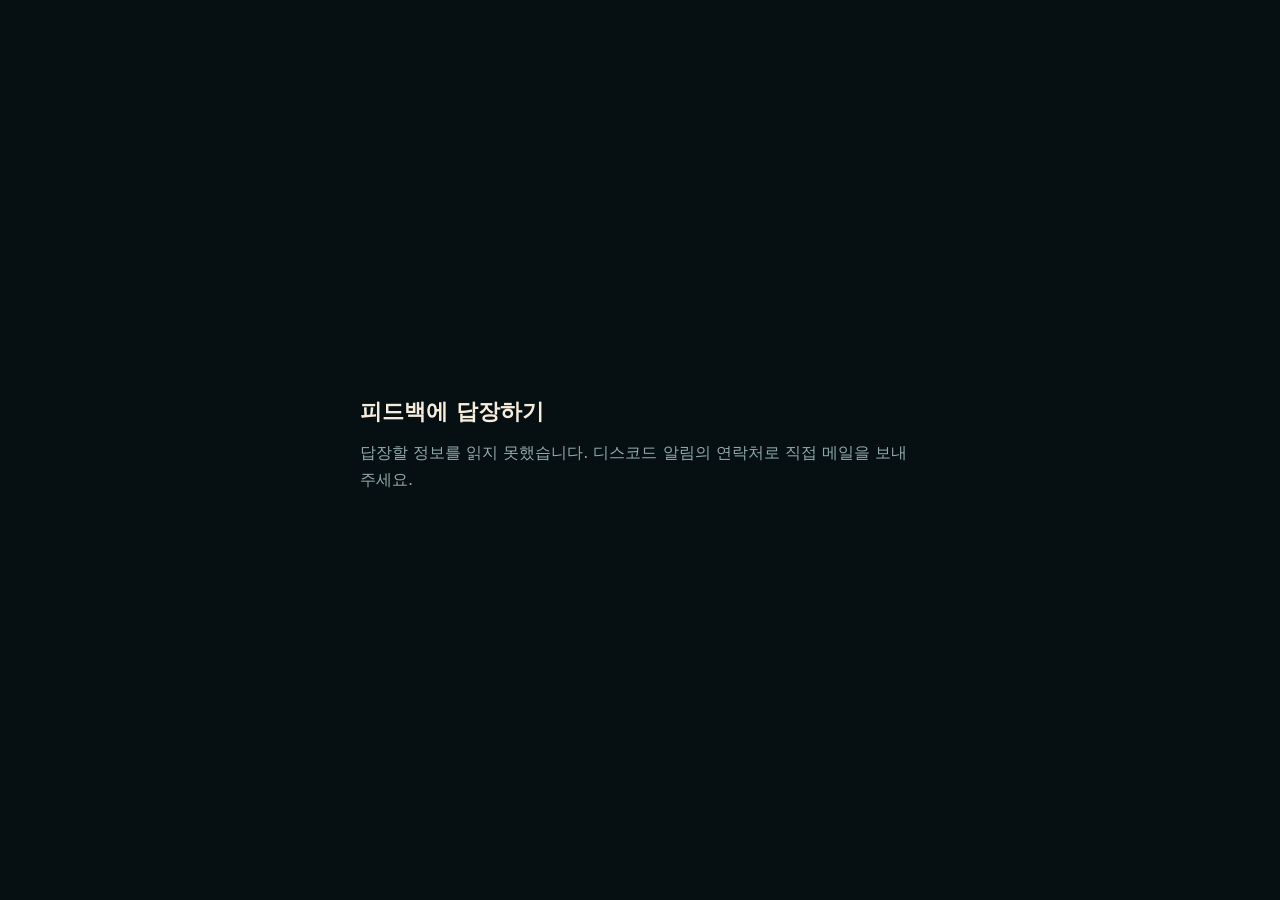
<file: reply.html>
<!doctype html>
<html lang="ko">
<head>
<meta charset="utf-8">
<meta name="viewport" content="width=device-width, initial-scale=1">
<meta name="robots" content="noindex, nofollow">
<meta name="referrer" content="no-referrer">
<title>피드백 답장 — CineMaster AI</title>
<style>
  body { margin: 0; min-height: 100vh; display: grid; place-items: center; background: #060f12; color: #f6ecdc; font: 400 16px/1.7 "Pretendard", "Malgun Gothic", system-ui, sans-serif; }
  main { width: min(560px, 92vw); padding: 28px; }
  h1 { font-size: 22px; margin: 0 0 8px; }
  p { color: #8fa9a8; margin: 0 0 14px; }
  dl { margin: 0 0 20px; padding: 14px 16px; background: #0c1e22; border-radius: 6px; }
  dt { color: #6f8b8a; font-size: 13px; } dd { margin: 0 0 8px; word-break: break-all; }
  [hidden] { display: none !important; }
  a.btn { display: inline-block; padding: 12px 20px; border-radius: 6px; background: #ff9440; color: #1b0f04; font-weight: 650; text-decoration: none; }
</style>
</head>
<body>
<main>
  <h1>피드백에 답장하기</h1>
  <p data-note>메일 프로그램이 열리지 않으면 아래 버튼을 눌러 주세요.</p>
  <dl data-info hidden><dt>받는 사람</dt><dd data-to></dd><dt>피드백</dt><dd data-about></dd></dl>
  <a class="btn" data-mail hidden>메일 쓰기</a>
</main>
<script>
(function () {
  // #뒤의 값(base64url 로 싼 JSON)을 읽는다 — 주소의 # 뒤는 서버로 전송되지 않으므로 받는 사람 주소가 접속 기록에 남지 않는다
  var note = document.querySelector("[data-note]");
  try {
    var raw = location.hash.slice(1).replace(/-/g, "+").replace(/_/g, "/");
    while (raw.length % 4) raw += "=";
    var bytes = Uint8Array.from(atob(raw), function (c) { return c.charCodeAt(0); });
    var d = JSON.parse(new TextDecoder("utf-8").decode(bytes));
    if (!/^[^\s@<>"']+@[^\s@<>"']+\.[^\s@<>"']+$/.test(d.to || "")) throw new Error("to");
    var kinds = { bug: "버그", idea: "기능 제안", question: "질문", other: "기타" };
    var kind = kinds[d.kind] || "피드백";
    var subject = "Re: CineMaster AI " + kind + (d.id ? " #" + d.id : "");
    var body = "안녕하세요, CineMaster AI 입니다.\n보내 주신 " + kind + " 잘 받았습니다.\n\n\n\n— 보내 주신 내용 —\n" + (d.m || "") + (d.v ? "\n(버전 " + d.v + ")" : "");
    var href = "mailto:" + encodeURIComponent(d.to).replace(/%40/g, "@") + "?subject=" + encodeURIComponent(subject) + "&body=" + encodeURIComponent(body);
    document.querySelector("[data-to]").textContent = d.to;
    document.querySelector("[data-about]").textContent = kind + (d.id ? " #" + d.id : "") + (d.m ? " — " + d.m : "");
    document.querySelector("[data-info]").hidden = false;
    var a = document.querySelector("[data-mail]");
    a.href = href; a.hidden = false;
    history.replaceState(null, "", location.pathname);      // 받는 사람 주소를 주소창 · 방문 기록에 남기지 않는다
    location.href = href;
  } catch (e) {
    note.textContent = "답장할 정보를 읽지 못했습니다. 디스코드 알림의 연락처로 직접 메일을 보내 주세요.";
  }
})();
</script>
</body>
</html>
</file>
<file: site.css>
/* CineMaster AI 홈페이지 (v3.8 리뉴얼 → v3.14 워크플로우 개편) — 규칙은 docs/site_design.md
 * 방향: "한 번 만든 LUT, 타임라인 전체로" — MEDIA → STUDIO → AUTO DI → MASTER. Teal & Orange 필름 톤.
 *   바탕은 틸이 살짝 도는 깊은 검정, 한 단계씩 밝아지는 표면 3개, 1px 하이라이트 테두리.
 *   오렌지는 주 버튼 · 활성 탭 · 수치에만, 틸은 보조 강조 · 링크 · 선에만.
 *   필름 질감: 아주 옅은 그레인 한 겹 + 앱 화면 프레임 뒤의 오렌지 · 틸 번짐(할레이션).
 */
@font-face {
  font-family: "Inter";
  src: url("fonts/InterVariable.woff2") format("woff2");
  font-weight: 100 900;
  font-display: swap;
  unicode-range: U+0000-024F, U+2000-206F, U+2190-21FF, U+2200-22FF;
}
@font-face {
  font-family: "Pretendard";
  src: url("app/fonts/PretendardVariable.woff2") format("woff2-variations");
  font-weight: 45 920;
  font-display: swap;
}
@font-face {
  font-family: "JetBrains Mono";
  src: url("app/fonts/JetBrainsMono-latin.woff2") format("woff2");
  font-weight: 100 800;
  font-display: swap;
}

:root {
  --bg: #060f12;
  --s1: #0c1e22;
  --s2: #11292e;
  --s3: #17383e;
  --line: rgb(140 225 220 / 0.13);
  --line-hi: rgb(160 235 230 / 0.26);
  --ink: #f6ecdc;
  --mute: #8fa9a8;
  --dim: #6f8b8a;
  --teal: #3cc7c1;
  --orange: #ff9440;
  --orange-ink: #1b0f04;
  --sans: "Inter", "Pretendard", "Apple SD Gothic Neo", "Malgun Gothic", system-ui, sans-serif;
  --mono: "JetBrains Mono", "Cascadia Mono", Consolas, monospace;
  --wrap: 1200px;
  --r: 6px;
}

* { box-sizing: border-box; }
html { scroll-behavior: smooth; scroll-padding-top: 76px; -webkit-text-size-adjust: 100%; }
@media (prefers-reduced-motion: reduce) { html { scroll-behavior: auto; } }
body {
  margin: 0;
  background: var(--bg);
  color: var(--ink);
  font: 400 16.5px/1.7 var(--sans);
  word-break: keep-all;
  overflow-wrap: break-word;
  -webkit-font-smoothing: antialiased;
}
/* 필름 그레인 한 겹 (고정, 누를 수 없음) */
body::before {
  content: "";
  position: absolute;      /* 문서 전체에 깐다 (화면에 고정하면 화면 높이에서 끊긴 띠처럼 보일 수 있다) */
  inset: 0;
  z-index: 60;
  pointer-events: none;
  opacity: 0.07;
  background-image: url("data:image/svg+xml;utf8,<svg xmlns='http://www.w3.org/2000/svg' width='220' height='220'><filter id='g'><feTurbulence type='fractalNoise' baseFrequency='0.9' numOctaves='2' stitchTiles='stitch'/><feColorMatrix values='0 0 0 0 1  0 0 0 0 1  0 0 0 0 1  0 0 0 1 0'/></filter><rect width='220' height='220' filter='url(%23g)'/></svg>");
}
img { max-width: 100%; height: auto; display: block; }
a { color: var(--teal); text-underline-offset: 3px; }
a:hover { color: #6fd6d2; }
h1, h2, h3, p, ul, ol, dl, figure, table, pre { margin: 0; }
ul, ol { padding: 0; list-style: none; }
code, kbd, .mono, .num { font-family: var(--mono); font-variant-numeric: tabular-nums; }
code { font-size: 0.88em; padding: 1px 6px; border-radius: 5px; background: var(--s2); color: #d8e6e6; word-break: break-all; }
kbd { font-size: 0.82em; padding: 2px 7px; border-radius: 5px; border: 1px solid var(--line-hi); background: var(--s2); }
b, strong { font-weight: 600; }
:focus-visible { outline: 2px solid var(--orange); outline-offset: 3px; border-radius: 4px; }
.sr { position: absolute; width: 1px; height: 1px; overflow: hidden; clip: rect(0 0 0 0); white-space: nowrap; }
.skip { position: absolute; left: 12px; top: -60px; z-index: 100; padding: 10px 14px; border-radius: 8px; background: var(--orange); color: var(--orange-ink); font-weight: 600; text-decoration: none; }
.skip:focus { top: 12px; }
.wrap { width: min(var(--wrap), 100% - 48px); margin-inline: auto; }

/* ── 색공간 탭: 왼쪽 목록에서 고르면 오른쪽 그림이 바뀐다 ── */
.cs-split { display: grid; grid-template-columns: minmax(0, 1fr) minmax(0, 1.15fr); gap: 44px; align-items: start; margin-top: 26px; }
.cs-split .kv { margin-top: 0; }
.cs-split .kv + .kv, .cs-split .chips + .kv { margin-top: 28px; }
.cs-view { position: sticky; top: 92px; }
.cs-view .frame img { aspect-ratio: 3 / 2; object-fit: cover; }
.cs-view figcaption { margin-top: 12px; color: var(--mute); font-size: 14px; min-height: 3.2em; }
.grp-h { margin-top: 26px; font-size: 15px; font-weight: 550; color: var(--mute); }
.grp-h:first-child { margin-top: 0; }
.chips.pick li { padding: 0; border: 0; background: none; }
.chips.pick button { min-height: 34px; padding: 0 12px; border-radius: 8px; border: 1px solid var(--line); background: var(--s1); color: #c3cfcf; font: 500 13px "JetBrains Mono", var(--sans); cursor: pointer; }
.chips.pick button:hover { border-color: var(--line-hi); color: var(--ink); }
.chips.pick button[aria-pressed="true"] { border-color: var(--orange); background: rgb(242 140 56 / 0.12); color: var(--ink); }
.kv.pick > li { padding: 0; }
.kv.pick button { display: block; width: 100%; padding: 13px 10px 13px 12px; border: 0; border-left: 2px solid transparent; background: none; text-align: left; font: inherit; color: inherit; cursor: pointer; }
.kv.pick button:hover { background: rgb(255 255 255 / 0.03); }
.kv.pick button[aria-pressed="true"] { border-left-color: var(--orange); background: var(--s1); }

/* ── 버튼 ── */
.btn {
  display: inline-flex;
  align-items: center;
  justify-content: center;
  gap: 8px;
  min-height: 46px;
  padding: 0 22px;
  border-radius: 6px;
  border: 1px solid transparent;
  font: 600 15px/1 var(--sans);
  text-decoration: none;
  cursor: pointer;
  white-space: nowrap;
  transition: background-color 0.15s, border-color 0.15s, color 0.15s;
}
.btn-amber { background: var(--orange); color: var(--orange-ink); }
.btn-amber:hover { background: #ffa04f; color: var(--orange-ink); }
.btn-line, .btn-dark { background: rgb(255 255 255 / 0.04); border-color: var(--line-hi); color: var(--ink); }
.btn-line:hover, .btn-dark:hover { background: rgb(255 255 255 / 0.09); color: #fff; }
.btn-light { background: var(--ink); color: #0a1114; }
.btn-light:hover { background: #fff; color: #0a1114; }
.btn.is-pending { opacity: 0.55; cursor: not-allowed; }

/* ── 머리줄 ── */
.nav {
  position: sticky;
  top: 0;
  z-index: 50;
  background: rgb(6 15 18 / 0.86);
  backdrop-filter: blur(14px);
  -webkit-backdrop-filter: blur(14px);
  border-bottom: 1px solid var(--line);
}
.nav-in { display: flex; align-items: stretch; gap: 20px; height: 60px; }
.brand { display: flex; align-items: baseline; align-self: center; gap: 10px; color: var(--ink); font-weight: 650; font-size: 17px; letter-spacing: -0.01em; text-decoration: none; white-space: nowrap; }
.brand .ver { font: 500 12px var(--mono); color: var(--orange); }
/* 큰 탭: 한 번에 한 화면만 보여 준다 (지금 고른 탭 = 오렌지 밑줄) */
.tabs { display: flex; gap: 2px; margin-inline: auto; }
.tabs a { display: flex; align-items: center; padding: 0 14px; margin-bottom: -1px; border-bottom: 2px solid transparent; color: var(--mute); font-size: 14.5px; font-weight: 550; text-decoration: none; white-space: nowrap; }
.tabs a:hover { color: var(--ink); }
.tabs a[aria-current="page"] { color: var(--ink); border-bottom-color: var(--orange); }
.nav-acts { display: flex; align-items: center; gap: 8px; }
.nav-acts .btn { min-height: 34px; padding: 0 14px; font-size: 13.5px; }
.nav-acts .sm { display: none; }

/* ── 화면(큰 탭) · 작은 탭 ── */
main { min-height: calc(100vh - 200px); }
.view { padding: 64px 0 0; }
html.js .view:not(.is-on), html.js .subpanel:not(.is-on) { display: none; }
.subtabs { display: flex; flex-wrap: wrap; gap: 6px; margin-top: 30px; padding-bottom: 18px; border-bottom: 1px solid var(--line); }
.subtabs [role="tab"] { min-height: 38px; padding: 0 16px; border-radius: 6px; border: 1px solid var(--line); background: transparent; color: var(--mute); font: 550 14px var(--sans); white-space: nowrap; cursor: pointer; }
.subtabs [role="tab"][hidden] { display: none; }
.subtabs [role="tab"] .no { margin-right: 4px; font: 500 12px var(--mono); color: var(--dim); }
.subtabs [role="tab"]:hover { color: var(--ink); border-color: var(--line-hi); }
.subtabs [role="tab"][aria-selected="true"] { background: var(--s3); border-color: var(--line-hi); color: var(--ink); }
.subtabs [role="tab"][aria-selected="true"] .no { color: var(--orange); }
.subpanel { padding-top: 30px; }
.sub-lede { max-width: 44em; color: #b3c0c1; font-size: 16.5px; }
.subpanel > .small { margin-top: 18px; }
h3.big { font-size: clamp(22px, 2.4vw, 30px); line-height: 1.25; letter-spacing: -0.02em; font-weight: 640; }
h3.big .soft { color: #6aa5a2; }
h3.sec { margin: 48px 0 16px; }

/* 이름 + 한 줄 설명 목록 */
.kv { display: grid; gap: 0 36px; margin-top: 24px; border-top: 1px solid var(--line); }
.kv.three { grid-template-columns: repeat(3, minmax(0, 1fr)); }
.kv.two { grid-template-columns: repeat(2, minmax(0, 1fr)); }
.kv > li, .kv > div { padding: 16px 0; border-bottom: 1px solid var(--line); }
.kv b, .kv dt { display: block; color: var(--ink); font-weight: 600; font-size: 15.5px; }
.kv span, .kv dd { display: block; margin: 2px 0 0; color: var(--mute); font-size: 14.5px; }
.groups { display: grid; grid-template-columns: repeat(2, minmax(0, 1fr)); gap: 36px; margin-top: 28px; }
.groups h3 { font-size: 15px; font-weight: 550; color: var(--mute); }
.count { margin-left: 4px; font: 600 15px var(--mono); color: var(--orange); }
.chips { display: flex; flex-wrap: wrap; gap: 6px; margin-top: 12px; }
.chips li { padding: 6px 12px; border-radius: 8px; border: 1px solid var(--line); background: var(--s1); color: #d5dede; font: 500 13px "JetBrains Mono", var(--sans); }

/* ── 첫 화면 ── */
.hero { position: relative; overflow-x: clip; }
.view.hero { padding-top: 56px; }
.hero::before {
  /* 틸 그림자 + 오렌지 번짐 (할레이션). 아래쪽은 서서히 사라지게 — 끊긴 사각 띠가 보이지 않도록 */
  content: "";
  position: absolute;
  inset: -10% -20% auto;
  height: 1300px;
  pointer-events: none;
  -webkit-mask-image: linear-gradient(180deg, #000 35%, transparent 96%);
  mask-image: linear-gradient(180deg, #000 35%, transparent 96%);
  background:
    radial-gradient(46% 42% at 76% 34%, rgb(242 140 56 / 0.12), transparent 70%),
    radial-gradient(52% 50% at 18% 20%, rgb(47 179 176 / 0.13), transparent 72%);
}
.hero-head { position: relative; display: grid; grid-template-columns: minmax(0, 1.3fr) minmax(0, 1fr); gap: 48px; align-items: end; }
h1 { font-size: clamp(36px, 5.8vw, 76px); line-height: 1.08; letter-spacing: -0.04em; font-weight: 660; }
h1 .soft { color: #6aa5a2; }
.hero-sub { max-width: 34em; padding-bottom: 8px; color: #b9c6c6; font-size: clamp(16px, 1.4vw, 18px); line-height: 1.65; }
.hero-meta { margin-top: 14px; color: var(--dim); font: 500 12.5px var(--mono); }

/* 앱 화면 프레임: 1px 하이라이트 테두리 + 뒤쪽 번짐 */
.frame {
  position: relative;
  border-radius: var(--r);
  border: 1px solid var(--line-hi);
  background: #05090b;
  overflow: hidden;
  box-shadow: 0 0 0 1px rgb(0 0 0 / 0.6), 0 40px 120px -30px rgb(242 140 56 / 0.28), 0 30px 110px -40px rgb(47 179 176 / 0.34);
}
.frame img { width: 100%; }
.frame video { display: block; width: 100%; height: auto; aspect-ratio: 16 / 10; background: #05090b; cursor: pointer; }
.wipe-wrap { position: relative; margin-top: 44px; }
.wipe { position: relative; width: min(1320px, 100% - 48px); margin-inline: auto; aspect-ratio: 2.39 / 1; cursor: ew-resize; touch-action: pan-y; user-select: none; }
.wipe picture, .wipe-img { position: absolute; inset: 0; width: 100%; height: 100%; object-fit: cover; object-position: 50% 80%; }
.wipe-img.log { clip-path: inset(0 calc(100% - var(--wipe)) 0 0); }
.wipe-tag { position: absolute; top: 14px; padding: 5px 11px; border-radius: 6px; background: rgb(5 9 11 / 0.72); border: 1px solid var(--line-hi); font: 500 12px var(--mono); color: var(--ink); pointer-events: none; }
.tag-left { left: 14px; }
.tag-right { right: 14px; color: var(--orange); }
.handle { position: absolute; top: 0; bottom: 0; left: var(--wipe); width: 2px; margin-left: -1px; background: #fff; }
.handle .grip { position: absolute; top: 50%; left: 50%; width: 40px; height: 40px; margin: -20px 0 0 -20px; border-radius: 50%; background: #fff; box-shadow: 0 4px 18px rgb(0 0 0 / 0.5); }
.handle .grip::before, .handle .grip::after { content: ""; position: absolute; top: 50%; width: 7px; height: 7px; border: solid #0a1114; border-width: 2px 2px 0 0; }
.handle .grip::before { left: 10px; transform: translateY(-50%) rotate(-135deg); }
.handle .grip::after { right: 10px; transform: translateY(-50%) rotate(45deg); }
.wipe-under { display: flex; flex-wrap: wrap; align-items: center; gap: 12px 22px; margin-top: 20px; }
.looks { display: flex; flex-wrap: wrap; gap: 6px; }
.looks [role="radio"] { min-height: 36px; padding: 0 14px; border-radius: 6px; border: 1px solid var(--line); background: transparent; color: var(--mute); font: 500 13.5px var(--sans); cursor: pointer; }
.looks [role="radio"]:hover { color: var(--ink); border-color: var(--line-hi); }
.looks [role="radio"][aria-checked="true"] { background: var(--s3); border-color: var(--line-hi); color: var(--ink); }
.caption { color: var(--mute); font-size: 14.5px; }
.caption.small, .small { font-size: 13.5px; color: var(--dim); }
.hero .caption.small { margin-top: 10px; padding-bottom: 8px; }

/* ── 사양 띠 (실제 값만) ── */
.specs { margin-top: 72px; border-block: 1px solid var(--line); background: linear-gradient(90deg, rgb(47 179 176 / 0.07), transparent 40%, rgb(242 140 56 / 0.07)); }
.specs ul { display: grid; grid-template-columns: repeat(4, minmax(0, 1fr)); }
.specs li { border-left: 1px solid var(--line); }
.specs li:first-child { border-left: 0; }
.specs a { display: block; height: 100%; padding: 26px 22px; color: inherit; text-decoration: none; }
.specs li:first-child a { padding-left: 0; }
.specs a:hover { background: rgb(255 255 255 / 0.025); }
.specs .num { display: block; font-size: clamp(26px, 3vw, 38px); font-weight: 600; letter-spacing: -0.02em; color: var(--orange); line-height: 1.1; }
.specs .what { display: block; margin-top: 8px; color: var(--ink); font-weight: 550; font-size: 15px; }
.specs .more { display: block; margin-top: 4px; color: var(--mute); font-size: 13.5px; line-height: 1.6; }
.specs .go { display: block; margin-top: 12px; color: var(--teal); font-size: 13.5px; font-weight: 550; }
.specs a:hover .go { color: #6fd6d2; text-decoration: underline; text-underline-offset: 3px; }

/* ── 이럴 때 씁니다 ── */
.uses { padding-top: 96px; }
.use-list { margin-top: 36px; border-top: 1px solid var(--line); }
.use-list > li { display: grid; grid-template-columns: minmax(0, 0.8fr) minmax(0, 1.2fr); gap: 10px 48px; padding: 26px 0; border-bottom: 1px solid var(--line); }
.use-list h3 { font-size: 19px; }
.use-list p { color: #b3c0c1; font-size: 15.5px; }
.use-list .tags { margin-top: 10px; color: var(--teal); font-size: 13.5px; }

/* ── 섹션 공통 ── */
.block { padding: 112px 0 0; }
h2 { font-size: clamp(27px, 3.4vw, 42px); line-height: 1.2; letter-spacing: -0.028em; font-weight: 640; max-width: 20em; }
h2 .soft { color: #6aa5a2; }
h3 { font-size: 18px; line-height: 1.4; font-weight: 620; letter-spacing: -0.01em; }
.lede { margin-top: 16px; max-width: 40em; color: #b3c0c1; font-size: 17px; }
.shot figcaption { margin-top: 12px; color: var(--mute); font-size: 14px; }

/* ── 하나의 워크플로우: 다섯 페이지 ── */
.pages { margin-top: 40px; }
.page-tabs { display: grid; grid-template-columns: repeat(4, minmax(0, 1fr)); gap: 0; position: relative; }        /* v3.14: 네 단계 (앱의 하단 독과 같은 순서) */
.page-tabs::before { content: ""; position: absolute; left: 0; right: 0; top: 13px; height: 1px; background: var(--line-hi); }
.page-tabs [role="tab"] { position: relative; padding: 34px 6px 16px 0; background: none; border: 0; text-align: left; color: var(--mute); font: 600 15px var(--sans); letter-spacing: 0.02em; cursor: pointer; }
.page-tabs [role="tab"]::before { content: ""; position: absolute; left: 0; top: 8px; width: 11px; height: 11px; border-radius: 50%; background: var(--bg); border: 1px solid var(--line-hi); }
.page-tabs [role="tab"] .no { display: block; font: 500 12px var(--mono); color: var(--dim); margin-bottom: 2px; }
.page-tabs [role="tab"]:hover { color: var(--ink); }
.page-tabs [role="tab"][aria-selected="true"] { color: var(--ink); }
.page-tabs [role="tab"][aria-selected="true"]::before { background: var(--orange); border-color: var(--orange); box-shadow: 0 0 0 5px rgb(242 140 56 / 0.18); }
.page-tabs [role="tab"][aria-selected="true"] .no { color: var(--orange); }
.page-tabs [role="tab"] .sub { display: block; margin-top: 3px; color: var(--dim); font: 500 13.5px var(--sans); letter-spacing: 0; }
.page-tabs [role="tab"][aria-selected="true"] .sub { color: var(--mute); }
.page-panel { margin-top: 18px; }
/* 단계 안의 갈래 (MEDIA = 수집 · 컨폼, STUDIO = 그레이드 · 필름 랩 · LUT 포지) */
.branches { display: flex; flex-wrap: wrap; gap: 6px; margin-bottom: 14px; }
.branches[hidden] { display: none; }
.branches button { min-height: 36px; padding: 0 16px; border: 1px solid var(--line-hi); border-radius: var(--r); background: rgb(255 255 255 / 0.03); color: var(--mute); font: 560 14.5px var(--sans); cursor: pointer; }
.branches button:hover { color: var(--ink); background: rgb(255 255 255 / 0.06); }
.branches button[aria-pressed="true"] { border-color: var(--orange); color: var(--ink); background: rgb(255 148 64 / 0.08); }
.uses.start { padding-top: 88px; }

/* ── v3.14 첫 화면의 네 단계 레일 — 와이프 바로 아래. 위 1px 선만 틸 → 오렌지 (§8 의 두 색을 함께 쓰는 곳) ── */
.rail-wrap { margin-top: 56px; }
.rail { list-style: none; margin: 0; padding: 0; display: grid; grid-template-columns: repeat(4, minmax(0, 1fr)); position: relative; border-bottom: 1px solid var(--line); }
.rail::before { content: ""; position: absolute; left: 0; right: 0; top: 0; height: 1px; background: linear-gradient(90deg, var(--teal), var(--orange)); opacity: 0.6; }
.rail li { position: relative; border-left: 1px solid var(--line); }
.rail li:first-child { border-left: 0; }
.rail a { display: flex; flex-direction: column; gap: 6px; height: 100%; padding: 28px 26px 30px; color: inherit; text-decoration: none; transition: background 0.16s; }
.rail li:first-child a { padding-left: 0; }
.rail a:hover { background: rgb(255 255 255 / 0.025); }
.rail .no { font: 500 12px var(--mono); color: var(--dim); }
.rail .st { font: 600 12.5px var(--mono); letter-spacing: 0.12em; color: var(--orange); }
.rail b { margin-top: 6px; font-size: clamp(19px, 1.7vw, 23px); font-weight: 640; letter-spacing: -0.02em; line-height: 1.3; color: var(--ink); }
.rail .d { color: var(--mute); font-size: 14px; line-height: 1.6; }
.rail a:hover b { color: #fff; }
@media (prefers-reduced-motion: reduce) { .rail a { transition: none; } }
@media (max-width: 1020px) {
  .rail { grid-template-columns: repeat(2, minmax(0, 1fr)); }
  .rail li:nth-child(3) { border-left: 0; }
  .rail li:nth-child(3) a { padding-left: 0; }
  .rail li:nth-child(n + 3) { border-top: 1px solid var(--line); }
  .page-tabs [role="tab"] .sub { display: none; }
}
@media (max-width: 560px) {
  .rail { grid-template-columns: minmax(0, 1fr); }
  .rail li { border-left: 0; }
  .rail li + li { border-top: 1px solid var(--line); }
  .rail a { padding: 20px 0 22px; }
}
.page-text { margin-top: 18px; max-width: 46em; color: #b3c0c1; }

/* ── 큰 틀 6개 ── */
.pillars { display: grid; grid-template-columns: minmax(0, 0.9fr) minmax(0, 1.5fr); gap: 44px; margin-top: 44px; align-items: start; }
.pillar-tabs { display: grid; gap: 2px; }
.pillar-tabs [role="tab"] { display: grid; grid-template-columns: 26px minmax(0, 1fr); gap: 4px 14px; padding: 16px 16px 16px 14px; border: 1px solid transparent; border-radius: 10px; background: none; text-align: left; color: var(--mute); font: inherit; cursor: pointer; }
.pillar-tabs [role="tab"] svg { grid-row: span 2; width: 22px; height: 22px; margin-top: 2px; stroke: currentColor; fill: none; stroke-width: 1.5; stroke-linecap: round; stroke-linejoin: round; }
.pillar-tabs [role="tab"] b { color: #d5dede; font-weight: 620; font-size: 16.5px; letter-spacing: -0.01em; }
.pillar-tabs [role="tab"] span { grid-column: 2; font-size: 14.5px; line-height: 1.55; }
.pillar-tabs [role="tab"]:hover { background: rgb(255 255 255 / 0.03); }
.pillar-tabs [role="tab"][aria-selected="true"] { background: var(--s1); border-color: var(--line-hi); color: #b9c6c6; }
.pillar-tabs [role="tab"][aria-selected="true"] b { color: var(--ink); }
.pillar-tabs [role="tab"][aria-selected="true"] svg { color: var(--orange); }
.pillar-panel { position: sticky; top: 92px; }
.pillar-points { display: grid; grid-template-columns: repeat(2, minmax(0, 1fr)); gap: 8px 26px; margin-top: 22px; }
.pillar-points li { position: relative; padding-left: 18px; color: #b3c0c1; font-size: 14.5px; }
.pillar-points li::before { content: ""; position: absolute; left: 0; top: 0.72em; width: 8px; height: 1.5px; background: var(--teal); }
.pillar-note { margin-top: 14px; color: var(--dim); font-size: 13.5px; }

/* ── 룩 하나로 나오는 것 ── */
.outs { margin-top: 84px; }

/* ── 내려받기 ── */
.dl-actions { display: flex; flex-wrap: wrap; gap: 10px; }
/* v3.15 사용 안내 (앱을 열 때 뜨는 안내와 같은 내용) — 무채색 상자 · 선 아이콘은 틸 */
.site-notice { margin-top: 22px; padding: 16px 18px; border: 1px solid var(--line-hi); border-radius: 8px; background: rgb(255 255 255 / 0.03); max-width: 760px; }
.site-notice h3 { display: flex; align-items: center; gap: 8px; margin: 0 0 10px; font: 600 15px var(--sans); color: var(--ink); }
.site-notice h3 svg { width: 18px; height: 18px; flex: none; fill: none; stroke: var(--teal); stroke-width: 1.6; stroke-linecap: round; stroke-linejoin: round; }
.site-notice ul { display: grid; gap: 6px; margin: 0; padding: 0; list-style: none; color: #b3c0c1; font-size: 14.5px; line-height: 1.55; word-break: keep-all; }
.site-notice li { position: relative; padding-left: 14px; }
.site-notice li::before { content: ""; position: absolute; left: 2px; top: .7em; width: 5px; height: 1px; background: var(--teal); }
.table-scroll { margin-top: 40px; }
.subpanel .dl-grid, .subpanel .timeline, .subpanel .faq, .subpanel .web-frame { margin-top: 0; }
.subpanel .web-frame { margin-top: 22px; }
.subpanel .timeline, .subpanel .faq { border-top: 0; }
.subpanel .rel:first-child { padding-top: 0; }
.subpanel .fileinfo { grid-template-columns: repeat(2, minmax(0, 1fr)); }
.view .contact { width: auto; padding-top: 30px; }
.view .contact h2 { font-size: clamp(22px, 2.4vw, 30px); }
.cmp { width: 100%; max-width: 760px; border-collapse: collapse; table-layout: fixed; font-size: 15px; }
.cmp caption { text-align: left; font-weight: 620; font-size: 18px; padding-bottom: 6px; color: var(--ink); }
.cmp th, .cmp td { padding: 9px 0; border-top: 1px solid var(--line); text-align: center; vertical-align: middle; }
.cmp thead th { border-top: 0; padding-bottom: 10px; color: var(--ink); font-weight: 600; font-size: 14px; }
.cmp thead th:first-child { width: 46%; }
.cmp tbody th { text-align: left; font-weight: 500; color: #d5dede; }
.cmp td { color: #b3c0c1; font-size: 13.5px; }
/* 묶음 제목: 어디서 되는지를 먼저 말해 준다 */
.cmp .grp th { padding: 22px 0 8px; border-top: 0; color: var(--mute); font-size: 13px; font-weight: 550; }
.cmp .grp + tr th, .cmp .grp + tr td { border-top-color: var(--line-hi); }
/* O = 틸 고리, X = 흐린 가위표 (글자 대신 선 아이콘이라 0 · x 와 헷갈리지 않는다) */
.ox { display: inline-flex; vertical-align: middle; }
.ox svg { width: 22px; height: 22px; fill: none; stroke: currentColor; stroke-width: 2.4; stroke-linecap: round; }
.ox.o { color: var(--teal); }
.ox.x { color: #5d6c6f; }
.ox.x svg { stroke-width: 2; }
.dl-grid { display: grid; grid-template-columns: repeat(2, minmax(0, 1fr)); gap: 48px; margin-top: 56px; }
.dl-grid h3 { margin: 30px 0 12px; }
.dl-grid h3:first-child { margin-top: 0; }
.dl-grid p { color: #b3c0c1; font-size: 15px; }
.plain li { position: relative; padding-left: 18px; color: #b3c0c1; font-size: 15px; }
.plain li::before { content: ""; position: absolute; left: 0; top: 0.75em; width: 8px; height: 1.5px; background: var(--teal); }
.steps { counter-reset: s; display: grid; gap: 8px; }
.steps li { counter-increment: s; position: relative; padding-left: 34px; color: #b3c0c1; font-size: 15px; }
.steps li::before { content: counter(s); position: absolute; left: 0; top: 2px; width: 22px; height: 22px; border-radius: 50%; border: 1px solid var(--line-hi); font: 600 12px/20px var(--mono); text-align: center; color: var(--orange); }
.steps + .small, .dl-grid .small { margin-top: 12px; }
.fileinfo { display: grid; gap: 14px; }
.fileinfo .row { padding: 14px 16px; border-radius: 10px; border: 1px solid var(--line); background: var(--s2); }
.fileinfo dt { font-weight: 600; font-size: 14.5px; }
.fileinfo dd { margin: 4px 0 0; color: #b3c0c1; font: 500 12.5px/1.6 var(--mono); word-break: break-all; }
.fileinfo .hash { display: flex; align-items: flex-start; gap: 10px; color: var(--dim); }
.fileinfo .hash span { flex: 1 1 0; min-width: 0; }
.copy { flex: none; min-height: 28px; padding: 0 10px; border-radius: 6px; border: 1px solid var(--line-hi); background: transparent; color: var(--ink); font: 500 12px var(--sans); cursor: pointer; }
.copy:hover { background: rgb(255 255 255 / 0.08); }

/* ── 웹 버전 ── */
.web-frame { position: relative; margin-top: 36px; aspect-ratio: 16 / 9.4; border-radius: var(--r); border: 1px solid var(--line-hi); background: #05090b; overflow: hidden; }
.web-frame iframe { position: absolute; inset: 0; width: 100%; height: 100%; border: 0; }
.web-cover { position: absolute; inset: 0; }
.web-cover img { width: 100%; height: 100%; object-fit: cover; opacity: 0.34; filter: saturate(0.9); }
.web-cover-in { position: absolute; inset: 0; display: flex; flex-wrap: wrap; align-items: center; justify-content: center; align-content: center; gap: 10px; padding: 20px; }
.web-bar { display: flex; flex-wrap: wrap; gap: 10px; margin-top: 14px; }
.web-notes { display: grid; grid-template-columns: minmax(0, 1.5fr) minmax(0, 1fr); gap: 36px; margin-top: 26px; color: #b3c0c1; font-size: 15px; }

/* ── 설명서 ── */
.manual { display: grid; grid-template-columns: 240px minmax(0, 1fr); gap: 48px; align-items: start; }
.manual .cover { display: block; border-radius: 8px; overflow: hidden; border: 1px solid var(--line-hi); }
.toc { display: grid; grid-template-columns: repeat(2, minmax(0, 1fr)); gap: 6px 26px; margin-top: 22px; }
.toc li { position: relative; padding-left: 18px; color: #b3c0c1; font-size: 15px; }
.toc li::before { content: ""; position: absolute; left: 0; top: 0.75em; width: 8px; height: 1.5px; background: var(--teal); }
.row { display: flex; flex-wrap: wrap; gap: 10px; margin-top: 24px; }
.fileinfo .row { display: block; margin-top: 0; }
.file { margin-top: 12px; color: var(--dim); font-size: 13.5px; }

/* ── 업데이트 내역 ── */
.timeline { margin-top: 36px; border-top: 1px solid var(--line); }
.rel { display: grid; grid-template-columns: 150px minmax(0, 1fr); gap: 24px; padding: 28px 0; border-bottom: 1px solid var(--line); }
.rel-head .ver { display: block; font: 600 16px var(--mono); color: var(--orange); }
.rel-head .date { display: block; margin-top: 4px; font: 500 12.5px var(--mono); color: var(--dim); }
.rel h3 { margin-bottom: 10px; }
.rel li { position: relative; padding-left: 18px; color: #b3c0c1; font-size: 15px; }
.rel li + li { margin-top: 6px; }
.rel li::before { content: ""; position: absolute; left: 0; top: 0.75em; width: 8px; height: 1.5px; background: var(--teal); }
.older > summary { padding: 18px 0; cursor: pointer; color: var(--mute); font-weight: 550; }
.older > summary:hover { color: var(--ink); }

/* ── 자주 묻는 질문 ── */
.faq { margin-top: 30px; border-top: 1px solid var(--line); }
.faq details { border-bottom: 1px solid var(--line); }
.faq summary { position: relative; padding: 20px 44px 20px 0; cursor: pointer; font-weight: 580; font-size: 16.5px; list-style: none; }
.faq summary::-webkit-details-marker { display: none; }
.faq summary::after { content: ""; position: absolute; right: 8px; top: 50%; width: 9px; height: 9px; margin-top: -7px; border: solid var(--mute); border-width: 0 1.5px 1.5px 0; transform: rotate(45deg); transition: transform 0.15s; }
.faq details[open] summary::after { transform: rotate(-135deg); margin-top: -2px; }
.faq details p { padding: 0 0 22px; max-width: 46em; color: #b3c0c1; }

.contact .mail { font: 500 15px var(--mono); }
.contact p + p { margin-top: 14px; }

/* ── 바닥글 ── */
.foot { margin-top: 96px; background: #040c0e; border-top: 1px solid; border-image: linear-gradient(90deg, rgb(60 199 193 / 0.5), rgb(255 255 255 / 0.06) 45%, rgb(255 148 64 / 0.5)) 1; }
.foot-in { display: flex; align-items: flex-start; justify-content: space-between; gap: 24px; padding: 34px 0 46px; color: var(--mute); font-size: 14px; }
.foot-line { display: flex; flex-wrap: wrap; gap: 6px 0; color: #c9d6d3; }
.foot-line > span + span { margin-left: 14px; padding-left: 14px; border-left: 1px solid var(--line-hi); }
.foot-line b { color: var(--ink); font-weight: 650; }
.foot-line .mono { color: var(--orange); font-size: 12.5px; }
.foot-copy { margin-top: 10px; color: var(--dim); font-size: 13px; }
.foot-tm { margin-top: 6px; max-width: 72ch; color: var(--dim); font-size: 12px; line-height: 1.6; opacity: .85; }
.foot-sub { margin-top: 3px; color: var(--dim); font-size: 12.5px; }
.to-top { flex: none; display: grid; place-items: center; width: 44px; height: 44px; border-radius: 50%; border: 1px solid var(--line-hi); background: rgb(255 255 255 / 0.04); color: var(--ink); cursor: pointer; transition: border-color 0.15s, color 0.15s; }
.to-top svg { width: 20px; height: 20px; fill: none; stroke: currentColor; stroke-width: 1.8; stroke-linecap: round; stroke-linejoin: round; }
.to-top:hover { border-color: var(--orange); color: var(--orange); }

.toast { position: fixed; left: 50%; bottom: 26px; z-index: 80; transform: translateX(-50%); max-width: min(560px, 100% - 32px); padding: 13px 18px; border-radius: 10px; border: 1px solid var(--line-hi); background: var(--s3); color: var(--ink); font-size: 14.5px; }

/* ── 시네마 톤: 틸 그림자 · 오렌지 하이라이트 · 비네트 · 할레이션 ── */
html { background: var(--bg); }
body { background: transparent; }
body { position: relative; min-height: 100vh; }
body::after {
  /* 문서 전체에 깔리는 색 분리: 위쪽 왼편 틸 · 오른편 오렌지가 아래로 가며 서서히 사라지고, 좌우 가장자리는 조금 어둡다.
     화면에 고정하지 않는다 — 고정하면 화면 높이에서 끊긴 띠가 보인다. 모든 번짐은 투명으로 끝나 경계가 없다 */
  content: "";
  position: absolute;
  inset: 0;
  z-index: -1;
  pointer-events: none;
  background:
    linear-gradient(90deg, rgb(0 0 0 / 0.38), transparent 16%, transparent 84%, rgb(0 0 0 / 0.38)),
    radial-gradient(1100px 1500px at 0% 0%, rgb(30 160 156 / 0.19), transparent 72%),
    radial-gradient(1000px 1400px at 100% 260px, rgb(255 132 44 / 0.1), transparent 72%);
  background-repeat: no-repeat;
}
::selection { background: rgb(255 148 64 / 0.35); color: #fff; }
.nav { border-bottom: 1px solid; border-image: linear-gradient(90deg, rgb(60 199 193 / 0.5), rgb(255 255 255 / 0.06) 45%, rgb(255 148 64 / 0.5)) 1; }
h1 { text-shadow: 0 0 46px rgb(255 148 64 / 0.2); }
h1 .soft { text-shadow: 0 0 46px rgb(60 199 193 / 0.22); }
.view > .wrap > h2::before { content: ""; display: block; width: 44px; height: 2px; margin-bottom: 18px; background: linear-gradient(90deg, var(--teal), var(--orange)); }
/* 버튼: 번쩍이는 그라디언트 · 빛 번짐 없이 평면으로 (필름 슬레이트의 색 띠처럼). 주 버튼 = 텅스텐 오렌지 한 색, 보조 = 가는 테 */
.btn { border-radius: 3px; letter-spacing: -0.005em; }
.btn-amber { background: #f08a36; color: #140b03; box-shadow: none; }
.btn-amber:hover { background: #ffa257; color: #140b03; }
.btn-line, .btn-dark { background: transparent; border-color: rgb(246 236 220 / 0.26); color: var(--ink); }
.btn-line:hover, .btn-dark:hover { background: rgb(246 236 220 / 0.07); border-color: rgb(246 236 220 / 0.55); color: #fff; }
/* 머리줄: 보조는 글자만(밑줄로 반응), 주 버튼은 낮고 단단하게 */
.nav-acts { gap: 18px; }
.nav-acts .btn { min-height: 32px; border-radius: 2px; }
.nav-acts .btn-line { min-height: 0; padding: 4px 0; border: 0; border-bottom: 1px solid transparent; border-radius: 0; background: none; color: #c9d6d3; }
.nav-acts .btn-line:hover { background: none; border-bottom-color: var(--orange); color: var(--ink); }
.frame { box-shadow: 0 0 0 1px rgb(0 0 0 / 0.7), 0 46px 130px -30px rgb(255 148 64 / 0.22), 0 34px 120px -40px rgb(60 199 193 / 0.28); }
.specs { background: none; border-block: 1px solid; border-image: linear-gradient(90deg, rgb(60 199 193 / 0.4), rgb(255 255 255 / 0.06) 48%, rgb(255 148 64 / 0.4)) 1; }
.frame { overflow: hidden; }
.specs .num { text-shadow: 0 0 26px rgb(255 148 64 / 0.4); }
.wipe-tag { border-radius: 4px; letter-spacing: 0.02em; }
.tag-left { color: #9fdedb; }
.kv.pick button[aria-pressed="true"], .pillar-tabs [role="tab"][aria-selected="true"] { background: linear-gradient(90deg, rgb(255 148 64 / 0.1), rgb(60 199 193 / 0.05)); }
.pillar-tabs [role="tab"][aria-selected="true"] { border-color: rgb(255 148 64 / 0.45); }
.subtabs [role="tab"][aria-selected="true"], .looks [role="radio"][aria-checked="true"] { border-color: rgb(255 148 64 / 0.6); background: rgb(255 148 64 / 0.1); }

/* ── 글자: 라벨 · 버튼 · 칩은 고정폭 글꼴 대신 본문 글꼴을 굵게 (2026-11-19 사용자 지시 — 가늘고 기계적인 글자가 잘 안 보였다).
      고정폭은 파일 이름 · 해시 · 코드에만 남긴다 ── */
.wipe-tag { font: 650 13.5px/1 var(--sans); letter-spacing: 0; padding: 8px 12px; color: var(--ink); }
.tag-left { color: #c9f1ee; }
.tag-right { color: #ffb574; }
.looks [role="radio"] { font: 600 14px var(--sans); color: #b9c9c7; min-height: 38px; }
.looks [role="radio"][aria-checked="true"] { color: var(--ink); }
.subtabs [role="tab"] { font: 600 14.5px var(--sans); color: #b9c9c7; }
.subtabs [role="tab"][aria-selected="true"] { color: var(--ink); }
.subtabs [role="tab"] .no, .page-tabs [role="tab"] .no { font: 700 12.5px var(--sans); font-variant-numeric: tabular-nums; color: var(--mute); }
.subtabs [role="tab"][aria-selected="true"] .no, .page-tabs [role="tab"][aria-selected="true"] .no { color: var(--orange); }
.page-tabs [role="tab"] { font-weight: 650; color: #9fb3b1; }
.page-tabs [role="tab"][aria-selected="true"] { color: var(--ink); }
.tabs a { font-weight: 600; color: #a9bbb9; }
.tabs a[aria-current="page"] { color: var(--ink); }
.chips li, .chips.pick button { font: 600 13.5px var(--sans); color: #d3dedc; }
.chips.pick button[aria-pressed="true"] { color: #fff; }
.count { font: 700 15px var(--sans); font-variant-numeric: tabular-nums; }
.specs .num { font-family: var(--sans); font-weight: 720; font-variant-numeric: tabular-nums; letter-spacing: -0.03em; }
.brand .ver, .foot-line .mono { font: 650 12.5px var(--sans); font-variant-numeric: tabular-nums; }
.hero-meta { font: 550 13px var(--sans); color: var(--mute); }
.rel-head .ver { font: 720 16px var(--sans); font-variant-numeric: tabular-nums; }
.rel-head .date { font: 550 12.5px var(--sans); font-variant-numeric: tabular-nums; }
.steps li::before { font: 700 12px/20px var(--sans); }
.kv b, .kv dt { font-weight: 650; }
.pillar-points li, .plain li, .toc li { color: #c3d0ce; }
.caption, .cs-view figcaption { color: #a3b6b4; }
.btn { font-weight: 650; }

/* 그림 · 영상 프레임: 테두리와 그림 모서리가 딱 맞게 */
.frame { border-radius: 8px; overflow: hidden; background: #05090b; line-height: 0; }
.frame img, .frame video { display: block; width: 100%; border-radius: 0; }
.frame .wipe-tag, .frame .handle { line-height: 1; }
/* 색공간 탭: 프로그램에서 고르는 방법 (실제 조작 영상) */
.cs-how { display: grid; grid-template-columns: minmax(0, 1fr) minmax(0, 1.15fr); gap: 44px; align-items: center; margin-top: 28px; padding-bottom: 40px; border-bottom: 1px solid var(--line); }
.cs-how + .cs-split { margin-top: 36px; }
.cs-how h3 { font-size: 19px; }
.cs-how p { margin-top: 8px; max-width: 26em; color: #b3c0c1; font-size: 15.5px; }

/* ── 좁은 화면 ── */
@media (max-width: 1020px) {
  .hero-head { grid-template-columns: minmax(0, 1fr); align-items: start; gap: 20px; }
  .pillars { grid-template-columns: minmax(0, 1fr); gap: 26px; }
  .pillar-panel { position: static; }
  .pillar-tabs { grid-template-columns: repeat(2, minmax(0, 1fr)); gap: 6px; }
  .pillar-tabs [role="tab"] span { display: none; }
  .pillar-tabs [role="tab"] { align-items: center; border-color: var(--line); }
  .pillar-tabs [role="tab"] svg { grid-row: auto; margin-top: 0; }
  .web-notes { grid-template-columns: minmax(0, 1fr); gap: 30px; }
  .cs-split { grid-template-columns: minmax(0, 1fr); gap: 18px; }
  .cs-how { grid-template-columns: minmax(0, 1fr); gap: 16px; margin-top: 22px; padding-bottom: 28px; }
  .cs-how + .cs-split { margin-top: 24px; }
  /* 위에 붙어 있는 미리보기: 사각 배경 대신 머리줄과 같은 반투명 띠를 화면 끝까지 */
  .cs-view { order: -1; top: 66px; z-index: 5; margin-inline: -24px; padding: 26px 24px 30px; margin-block: -26px -30px; background: linear-gradient(180deg, rgb(6 15 18 / 0), rgb(6 15 18 / 0.93) 26px, rgb(6 15 18 / 0.93) calc(100% - 34px), rgb(6 15 18 / 0)); }
  .cs-view { pointer-events: none; }   /* 띠의 위아래는 선 없이 서서히 사라진다 (끊긴 사각형으로 보이지 않게) */
  .cs-view .frame { box-shadow: 0 0 0 1px rgb(0 0 0 / 0.7); }
  .cs-view figcaption { margin-top: 8px; font-size: 13px; min-height: 0; }
  .cs-view .frame img { aspect-ratio: 16 / 9; }
  .kv.three { grid-template-columns: repeat(2, minmax(0, 1fr)); }
  .use-list > li { grid-template-columns: minmax(0, 1fr); }
}
/* 머리줄이 한 줄에 안 들어가면 두 줄: 위 = 이름 · 버튼, 아래 = 큰 탭 */
@media (max-width: 940px) {
  html { scroll-padding-top: 110px; }
  .cs-view { top: 99px; }
  .nav-in { flex-wrap: wrap; height: auto; gap: 0 12px; }
  .brand { height: 54px; align-items: center; }
  .nav-acts { margin-left: auto; }
  .tabs { order: 3; flex: 0 0 100%; height: 44px; margin: 0; justify-content: space-between; border-top: 1px solid var(--line); overflow-x: auto; scrollbar-width: none; }
  .tabs::-webkit-scrollbar { display: none; }
  .tabs a { padding: 0 6px; margin-bottom: 0; font-size: 14px; }
}
@media (max-width: 760px) {
  body { font-size: 16px; }
  .wrap { width: min(var(--wrap), 100% - 36px); }
  .view { padding-top: 44px; }
  .cs-view { margin-inline: -18px; padding-inline: 18px; }
  .view.hero { padding-top: 36px; }
  .nav-acts .lg { display: none; }
  .nav-acts .sm { display: inline; }
  .nav-acts .btn { min-height: 36px; padding: 0 12px; }
  .uses { padding-top: 64px; }
  .outs { margin-top: 60px; }
  .kv.three, .kv.two, .groups, .subpanel .fileinfo { grid-template-columns: minmax(0, 1fr); }
  .groups { gap: 26px; }
  .subtabs { margin-top: 22px; }
  .wipe-wrap { margin-top: 30px; }
  .wipe { width: calc(100% - 20px); aspect-ratio: 3 / 2; border-radius: 10px; }
  .handle .grip { width: 34px; height: 34px; margin: -17px 0 0 -17px; }
  .specs { margin-top: 48px; }
  .specs ul { grid-template-columns: repeat(2, minmax(0, 1fr)); }
  .specs li { border-left: 0; border-top: 1px solid var(--line); }
  .specs a, .specs li:first-child a { padding: 20px 14px 20px 0; }
  .specs li:nth-child(-n + 2) { border-top: 0; }
  .page-tabs { grid-template-columns: repeat(6, minmax(0, 1fr)); }
  .page-tabs [role="tab"] { font-size: 10.5px; letter-spacing: -0.01em; padding-right: 2px; word-break: keep-all; overflow-wrap: normal; }        /* 낱말 안에서 끊지 않는다 (CONFORM) */
  .pillar-points, .toc, .dl-grid { grid-template-columns: minmax(0, 1fr); }
  .pillar-tabs [role="tab"] { padding: 14px 10px; gap: 4px 10px; }
  .pillar-tabs [role="tab"] b { font-size: 14.5px; }
  .dl-grid { gap: 30px; }
  .manual { grid-template-columns: minmax(0, 1fr); gap: 26px; }
  .manual .cover { width: 150px; }
  .rel { grid-template-columns: minmax(0, 1fr); gap: 8px; }
  .rel-head { display: flex; align-items: baseline; gap: 12px; }
  .rel-head .date { margin-top: 0; }
  .btn { min-height: 48px; }
  .dl-actions .btn { flex: 1 1 100%; }
  .foot { margin-top: 76px; }
  .foot-line { display: grid; gap: 4px; }
  .foot-line > span + span { margin-left: 0; padding-left: 0; border-left: 0; }
  .cmp { font-size: 14.5px; }
  .cmp thead th:first-child { width: 43%; }
  .cmp td { font-size: 12.5px; }
}

/* ── 전체 검수에서 다듬은 것 (2026-11-19) ── */
h1, h2, h3 { text-wrap: balance; }                 /* 제목이 한두 글자만 다음 줄로 떨어지지 않게 */
p, li, dd, figcaption { text-wrap: pretty; }
code { word-break: normal; overflow-wrap: anywhere; }   /* index.html 같은 짧은 이름이 중간에서 끊기지 않게 (길 때만 끊는다) */
.contact .mail { font: 600 15.5px var(--sans); }
@media (max-width: 760px) {
  .foot-copy { font-size: 12px; }
  .foot-in { gap: 14px; }
}
/* 올렸을 때 배경이 글자 가장자리에서 뚝 끊겨 보이던 곳: 배경을 칠하지 않고 글자색 · 밑줄로만 반응한다 */
.specs a:hover { background: none; }
.specs a:hover .num { color: #ffb574; }
.specs a:hover .what { color: #fff; }
.kv.pick button:hover { background: none; }
.kv.pick button:hover b { color: #ffb574; }
.kv.pick button[aria-pressed="true"]:hover b { color: var(--ink); }
/* 머리줄 워드마크 앞의 로고 (타일 없는 형태) */
.brand img { align-self: center; width: 24px; height: 24px; margin-right: -2px; }

/* ── 피드백 칸 · 개인정보 처리 안내 (v3.8.7) ── */
.fb { max-width: 760px; margin-top: 22px; display: grid; gap: 16px; }
.fb fieldset { border: 0; margin: 0; padding: 0; display: flex; flex-wrap: wrap; gap: 8px; }
.fb legend { padding: 0; margin-bottom: 8px; font-weight: 600; font-size: 14.5px; color: var(--ink); }
.fb-kinds label { position: relative; cursor: pointer; }
.fb-kinds input { position: absolute; opacity: 0; inset: 0; cursor: pointer; }
.fb-kinds span { display: inline-block; padding: 8px 16px; border: 1px solid var(--line-hi); border-radius: var(--r); background: var(--s1); color: var(--mute); font-size: 14.5px; }
.fb-kinds input:checked + span { border-color: var(--orange); color: var(--ink); background: var(--s2); }
.fb-kinds input:focus-visible + span { outline: 2px solid var(--teal); outline-offset: 2px; }
.fb-field { display: grid; gap: 8px; font-weight: 600; font-size: 14.5px; color: var(--ink); }
.fb-field .opt { font-weight: 400; font-size: 12.5px; color: var(--dim); margin-left: 6px; }
.fb textarea, .fb input[type="text"] { width: 100%; padding: 12px 14px; border: 1px solid var(--line-hi); border-radius: var(--r); background: var(--s1); color: var(--ink); font: 400 15.5px/1.6 var(--sans); }
.fb textarea { resize: vertical; min-height: 150px; }
.fb textarea:focus, .fb input[type="text"]:focus { outline: 2px solid var(--teal); outline-offset: 1px; border-color: var(--teal); }
.fb textarea[aria-invalid="true"] { border-color: var(--orange); }
.fb-row { display: grid; grid-template-columns: 220px 1fr; gap: 16px; }
.fb-trap { position: absolute; left: -9999px; width: 1px; height: 1px; overflow: hidden; }
.fb .row { display: flex; align-items: center; gap: 16px; flex-wrap: wrap; }
.fb button[disabled] { opacity: 0.55; cursor: progress; }
.fb-status { font-size: 14.5px; color: var(--mute); }
.fb-status[data-tone="ok"] { color: var(--teal); }
.fb-status[data-tone="bad"] { color: var(--orange); }
.fb .small a, .policy a, .foot-copy a { color: var(--teal); }
.policy { max-width: 760px; }
.policy h4 { margin: 30px 0 10px; font-size: 17px; font-weight: 650; color: var(--ink); }
.policy p, .policy li { color: var(--mute); font-size: 15.5px; line-height: 1.75; }
.policy ul { margin: 0; padding-left: 20px; }
.policy li { margin: 4px 0; }
.policy li::marker { color: var(--teal); }
@media (max-width: 640px) { .fb-row { grid-template-columns: 1fr; } }

/* 피드백 칸: 버그 · 질문일 때 연락처 권하기 · 자주 묻는 질문 아래 안내 (v3.8.8) */
.fb-hint { margin: -4px 0 0; padding: 10px 14px; border-left: 3px solid var(--orange); background: var(--s1); border-radius: 0 var(--r) var(--r) 0; color: var(--ink); font-size: 14.5px; }
.fb-field .opt[data-want="true"] { color: var(--orange); font-weight: 600; }
.faq-more { margin-top: 22px; }
.faq-more a { color: var(--teal); }

/* 문의 탭 (2026-11-24): 자주 묻는 질문 · 문의 · 피드백 · 개인정보를 한 탭에 세로로 */
.qna-sec + .qna-sec { margin-top: 72px; padding-top: 48px; border-top: 1px solid var(--line); }
.qna-sec > .big { margin-bottom: 18px; }
.view .qna-sec .contact { width: auto; padding-top: 22px; }
.fb fieldset[data-version-pick] { margin-top: 4px; }

/* 첫 화면 머리 (2026-11-24 사용자 지시): 제목 한 줄 + 기능 한 줄, 위아래 빈 공간을 줄인다 */
.view.hero { padding-top: 30px; }
.hero-head { grid-template-columns: minmax(0, 1fr); gap: 10px; align-items: start; }
.hero-head h1 { font-size: clamp(28px, 3.5vw, 46px); line-height: 1.2; }
.hero-sub { max-width: none; padding-bottom: 0; }
.wipe-wrap { margin-top: 24px; }
@media (max-width: 760px) { .view.hero { padding-top: 22px; } .wipe-wrap { margin-top: 18px; } }
</file>
